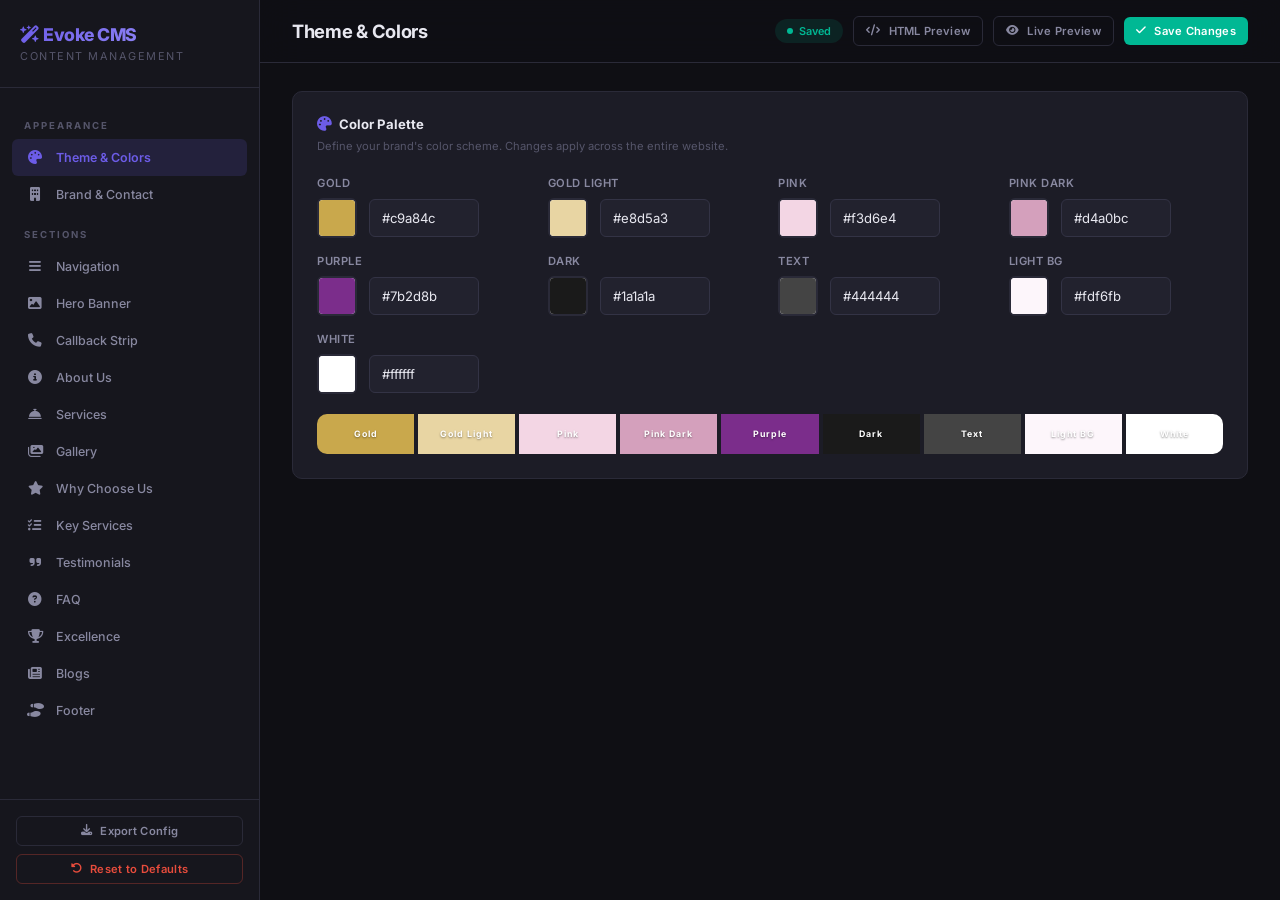
<file: react-app/public/admin.html>
<!DOCTYPE html>
<html lang="en">
<head>
<meta charset="UTF-8">
<meta name="viewport" content="width=device-width, initial-scale=1.0">
<title>Admin Panel — Evoke Event CMS</title>
<link href="https://fonts.googleapis.com/css2?family=Inter:wght@300;400;500;600;700;800&display=swap" rel="stylesheet">
<link rel="stylesheet" href="https://cdnjs.cloudflare.com/ajax/libs/font-awesome/6.4.0/css/all.min.css">
<style>
  *, *::before, *::after { box-sizing: border-box; margin: 0; padding: 0; }

  :root {
    --admin-bg: #0f0f14;
    --sidebar-bg: #16161d;
    --card-bg: #1c1c26;
    --card-border: #2a2a38;
    --input-bg: #22222e;
    --input-border: #333345;
    --input-focus: #6c5ce7;
    --accent: #6c5ce7;
    --accent-glow: rgba(108, 92, 231, 0.25);
    --accent-hover: #7d6ff0;
    --danger: #e74c3c;
    --danger-hover: #c0392b;
    --success: #00b894;
    --success-glow: rgba(0, 184, 148, 0.25);
    --warning: #fdcb6e;
    --text-primary: #e8e8f0;
    --text-secondary: #8888a0;
    --text-muted: #55556a;
    --radius: 10px;
    --radius-sm: 6px;
  }

  body {
    font-family: 'Inter', sans-serif;
    background: var(--admin-bg);
    color: var(--text-primary);
    display: flex;
    min-height: 100vh;
    overflow-x: hidden;
  }

  /* ── SCROLLBAR ── */
  ::-webkit-scrollbar { width: 6px; }
  ::-webkit-scrollbar-track { background: transparent; }
  ::-webkit-scrollbar-thumb { background: var(--card-border); border-radius: 4px; }
  ::-webkit-scrollbar-thumb:hover { background: var(--text-muted); }

  /* ── SIDEBAR ── */
  .sidebar {
    width: 260px;
    background: var(--sidebar-bg);
    border-right: 1px solid var(--card-border);
    display: flex;
    flex-direction: column;
    position: fixed;
    top: 0; left: 0; bottom: 0;
    z-index: 100;
    transition: transform 0.3s;
  }

  .sidebar-header {
    padding: 24px 20px;
    border-bottom: 1px solid var(--card-border);
  }
  .sidebar-header h1 {
    font-size: 1.1rem;
    font-weight: 800;
    background: linear-gradient(135deg, var(--accent), #a29bfe);
    -webkit-background-clip: text;
    -webkit-text-fill-color: transparent;
    letter-spacing: -0.5px;
  }
  .sidebar-header p {
    font-size: 0.68rem;
    color: var(--text-muted);
    margin-top: 4px;
    letter-spacing: 1.5px;
    text-transform: uppercase;
  }

  .sidebar-nav {
    flex: 1;
    overflow-y: auto;
    padding: 16px 12px;
  }
  .nav-group-label {
    font-size: 0.6rem;
    font-weight: 700;
    color: var(--text-muted);
    letter-spacing: 2px;
    text-transform: uppercase;
    padding: 16px 12px 8px;
  }

  .nav-btn {
    display: flex;
    align-items: center;
    gap: 12px;
    width: 100%;
    padding: 11px 14px;
    border: none;
    background: transparent;
    color: var(--text-secondary);
    font-family: 'Inter', sans-serif;
    font-size: 0.78rem;
    font-weight: 500;
    border-radius: var(--radius-sm);
    cursor: pointer;
    transition: all 0.2s;
    text-align: left;
  }
  .nav-btn i { width: 18px; text-align: center; font-size: 0.85rem; }
  .nav-btn:hover { background: rgba(108, 92, 231, 0.08); color: var(--text-primary); }
  .nav-btn.active {
    background: rgba(108, 92, 231, 0.15);
    color: var(--accent);
    font-weight: 600;
  }

  .sidebar-footer {
    padding: 16px;
    border-top: 1px solid var(--card-border);
    display: flex;
    flex-direction: column;
    gap: 8px;
  }

  /* ── MAIN CONTENT ── */
  .main {
    margin-left: 260px;
    flex: 1;
    padding: 0;
    min-height: 100vh;
  }

  .topbar {
    position: sticky;
    top: 0;
    z-index: 50;
    background: rgba(15, 15, 20, 0.85);
    backdrop-filter: blur(20px);
    border-bottom: 1px solid var(--card-border);
    padding: 16px 32px;
    display: flex;
    align-items: center;
    justify-content: space-between;
  }
  .topbar-title {
    font-size: 1.15rem;
    font-weight: 700;
    letter-spacing: -0.3px;
  }
  .topbar-actions {
    display: flex;
    gap: 10px;
    align-items: center;
  }

  .content-area {
    padding: 28px 32px 60px;
  }

  /* ── PANELS ── */
  .panel { display: none; }
  .panel.active { display: block; }

  /* ── CARDS ── */
  .card {
    background: var(--card-bg);
    border: 1px solid var(--card-border);
    border-radius: var(--radius);
    padding: 24px;
    margin-bottom: 20px;
  }
  .card-title {
    font-size: 0.82rem;
    font-weight: 700;
    color: var(--text-primary);
    margin-bottom: 6px;
    display: flex;
    align-items: center;
    gap: 8px;
  }
  .card-title i { color: var(--accent); font-size: 0.9rem; }
  .card-subtitle {
    font-size: 0.7rem;
    color: var(--text-muted);
    margin-bottom: 20px;
    line-height: 1.6;
  }

  /* ── FORM ── */
  .form-grid {
    display: grid;
    grid-template-columns: 1fr 1fr;
    gap: 16px;
  }
  .form-grid.three { grid-template-columns: 1fr 1fr 1fr; }
  .form-group { display: flex; flex-direction: column; gap: 6px; }
  .form-group.full { grid-column: 1 / -1; }
  .form-label {
    font-size: 0.7rem;
    font-weight: 600;
    color: var(--text-secondary);
    letter-spacing: 0.5px;
    text-transform: uppercase;
  }
  .form-input, .form-textarea, .form-select {
    background: var(--input-bg);
    border: 1px solid var(--input-border);
    border-radius: var(--radius-sm);
    padding: 10px 14px;
    color: var(--text-primary);
    font-family: 'Inter', sans-serif;
    font-size: 0.82rem;
    outline: none;
    transition: border-color 0.2s, box-shadow 0.2s;
    width: 100%;
  }
  .form-input:focus, .form-textarea:focus {
    border-color: var(--accent);
    box-shadow: 0 0 0 3px var(--accent-glow);
  }
  .form-textarea { resize: vertical; min-height: 80px; line-height: 1.6; }

  /* ── COLOR PICKER ── */
  .color-row {
    display: flex;
    align-items: center;
    gap: 12px;
  }
  .color-swatch {
    width: 40px;
    height: 40px;
    border-radius: var(--radius-sm);
    border: 2px solid var(--card-border);
    cursor: pointer;
    position: relative;
    overflow: hidden;
    flex-shrink: 0;
  }
  .color-swatch input[type="color"] {
    position: absolute;
    inset: -8px;
    width: calc(100% + 16px);
    height: calc(100% + 16px);
    border: none;
    cursor: pointer;
  }
  .color-hex {
    background: var(--input-bg);
    border: 1px solid var(--input-border);
    border-radius: var(--radius-sm);
    padding: 10px 12px;
    color: var(--text-primary);
    font-family: 'Inter', sans-serif;
    font-size: 0.82rem;
    width: 110px;
    outline: none;
  }
  .color-hex:focus { border-color: var(--accent); }

  /* ── IMAGE PREVIEW ── */
  .img-preview-row {
    display: flex;
    align-items: flex-start;
    gap: 14px;
  }
  .img-preview {
    width: 80px;
    height: 80px;
    border-radius: var(--radius-sm);
    object-fit: cover;
    border: 2px solid var(--card-border);
    flex-shrink: 0;
    background: var(--input-bg);
  }
  .img-preview.large {
    width: 120px;
    height: 80px;
  }

  /* ── BUTTONS ── */
  .btn {
    display: inline-flex;
    align-items: center;
    gap: 8px;
    padding: 9px 18px;
    border: none;
    border-radius: var(--radius-sm);
    font-family: 'Inter', sans-serif;
    font-size: 0.74rem;
    font-weight: 600;
    cursor: pointer;
    transition: all 0.2s;
    letter-spacing: 0.3px;
  }
  .btn-primary {
    background: var(--accent);
    color: #fff;
  }
  .btn-primary:hover { background: var(--accent-hover); box-shadow: 0 4px 16px var(--accent-glow); }
  .btn-success {
    background: var(--success);
    color: #fff;
  }
  .btn-success:hover { box-shadow: 0 4px 16px var(--success-glow); }
  .btn-danger {
    background: transparent;
    color: var(--danger);
    border: 1px solid rgba(231, 76, 60, 0.3);
  }
  .btn-danger:hover { background: rgba(231, 76, 60, 0.1); }
  .btn-ghost {
    background: transparent;
    color: var(--text-secondary);
    border: 1px solid var(--card-border);
  }
  .btn-ghost:hover { border-color: var(--text-muted); color: var(--text-primary); }
  .btn-sm { padding: 7px 12px; font-size: 0.7rem; }
  .btn-icon {
    width: 34px; height: 34px;
    padding: 0;
    display: flex; align-items: center; justify-content: center;
    border-radius: var(--radius-sm);
    background: transparent;
    border: 1px solid var(--card-border);
    color: var(--text-muted);
    cursor: pointer;
    transition: all 0.2s;
  }
  .btn-icon:hover { color: var(--danger); border-color: var(--danger); }

  /* ── REPEATER ITEMS ── */
  .repeater-item {
    background: var(--input-bg);
    border: 1px solid var(--input-border);
    border-radius: var(--radius);
    padding: 18px;
    margin-bottom: 12px;
    position: relative;
  }
  .repeater-item .item-header {
    display: flex;
    align-items: center;
    justify-content: space-between;
    margin-bottom: 14px;
  }
  .repeater-item .item-number {
    font-size: 0.68rem;
    font-weight: 700;
    color: var(--accent);
    background: rgba(108, 92, 231, 0.12);
    padding: 4px 10px;
    border-radius: 20px;
    letter-spacing: 0.5px;
  }

  /* ── TOAST ── */
  .toast {
    position: fixed;
    bottom: 30px;
    right: 30px;
    background: var(--success);
    color: #fff;
    padding: 14px 24px;
    border-radius: var(--radius);
    font-size: 0.8rem;
    font-weight: 600;
    box-shadow: 0 8px 30px rgba(0,0,0,0.4);
    transform: translateY(100px);
    opacity: 0;
    transition: all 0.4s cubic-bezier(0.175, 0.885, 0.32, 1.275);
    z-index: 9999;
    display: flex;
    align-items: center;
    gap: 10px;
  }
  .toast.show { transform: translateY(0); opacity: 1; }
  .toast.error { background: var(--danger); }

  /* ── ANIMATIONS ── */
  @keyframes fadeIn {
    from { opacity: 0; transform: translateY(12px); }
    to { opacity: 1; transform: translateY(0); }
  }
  .panel.active { animation: fadeIn 0.35s ease; }

  /* ── COLOR GRID ── */
  .color-grid {
    display: grid;
    grid-template-columns: repeat(auto-fill, minmax(200px, 1fr));
    gap: 16px;
  }
  .color-item {
    display: flex;
    flex-direction: column;
    gap: 8px;
  }
  .color-item label {
    font-size: 0.7rem;
    font-weight: 600;
    color: var(--text-secondary);
    text-transform: uppercase;
    letter-spacing: 0.5px;
  }

  /* ── THEME PREVIEW BAR ── */
  .theme-preview {
    display: flex;
    gap: 4px;
    margin-top: 20px;
    border-radius: var(--radius);
    overflow: hidden;
    height: 40px;
  }
  .theme-preview div {
    flex: 1;
    display: flex;
    align-items: center;
    justify-content: center;
    font-size: 0.55rem;
    font-weight: 700;
    letter-spacing: 1px;
    color: #fff;
    text-shadow: 0 1px 2px rgba(0,0,0,0.4);
  }

  /* ── STATUS BADGE ── */
  .status-badge {
    display: inline-flex;
    align-items: center;
    gap: 6px;
    padding: 5px 12px;
    border-radius: 20px;
    font-size: 0.68rem;
    font-weight: 600;
  }
  .status-badge.saved {
    background: rgba(0, 184, 148, 0.12);
    color: var(--success);
  }
  .status-badge.unsaved {
    background: rgba(253, 203, 110, 0.12);
    color: var(--warning);
  }
  .status-badge .dot {
    width: 6px; height: 6px;
    border-radius: 50%;
    background: currentColor;
  }

  /* ── RESPONSIVE ── */
  @media (max-width: 900px) {
    .sidebar { transform: translateX(-100%); }
    .sidebar.open { transform: translateX(0); }
    .main { margin-left: 0; }
    .form-grid { grid-template-columns: 1fr; }
    .form-grid.three { grid-template-columns: 1fr; }
    .color-grid { grid-template-columns: 1fr; }
  }
</style>
</head>
<body>

<!-- ═══ SIDEBAR ═══ -->
<aside class="sidebar" id="sidebar">
  <div class="sidebar-header">
    <h1><i class="fas fa-wand-magic-sparkles"></i> Evoke CMS</h1>
    <p>Content Management</p>
  </div>
  <nav class="sidebar-nav">
    <div class="nav-group-label">Appearance</div>
    <button class="nav-btn active" data-panel="theme" onclick="showPanel('theme')">
      <i class="fas fa-palette"></i> Theme & Colors
    </button>
    <button class="nav-btn" data-panel="brand" onclick="showPanel('brand')">
      <i class="fas fa-building"></i> Brand & Contact
    </button>

    <div class="nav-group-label">Sections</div>
    <button class="nav-btn" data-panel="nav" onclick="showPanel('nav')">
      <i class="fas fa-bars"></i> Navigation
    </button>
    <button class="nav-btn" data-panel="hero" onclick="showPanel('hero')">
      <i class="fas fa-image"></i> Hero Banner
    </button>
    <button class="nav-btn" data-panel="callback" onclick="showPanel('callback')">
      <i class="fas fa-phone"></i> Callback Strip
    </button>
    <button class="nav-btn" data-panel="about" onclick="showPanel('about')">
      <i class="fas fa-info-circle"></i> About Us
    </button>
    <button class="nav-btn" data-panel="services" onclick="showPanel('services')">
      <i class="fas fa-concierge-bell"></i> Services
    </button>
    <button class="nav-btn" data-panel="gallery" onclick="showPanel('gallery')">
      <i class="fas fa-images"></i> Gallery
    </button>
    <button class="nav-btn" data-panel="why" onclick="showPanel('why')">
      <i class="fas fa-star"></i> Why Choose Us
    </button>
    <button class="nav-btn" data-panel="keyservices" onclick="showPanel('keyservices')">
      <i class="fas fa-list-check"></i> Key Services
    </button>
    <button class="nav-btn" data-panel="testimonials" onclick="showPanel('testimonials')">
      <i class="fas fa-quote-right"></i> Testimonials
    </button>
    <button class="nav-btn" data-panel="faq" onclick="showPanel('faq')">
      <i class="fas fa-circle-question"></i> FAQ
    </button>
    <button class="nav-btn" data-panel="excellence" onclick="showPanel('excellence')">
      <i class="fas fa-trophy"></i> Excellence
    </button>
    <button class="nav-btn" data-panel="blogs" onclick="showPanel('blogs')">
      <i class="fas fa-newspaper"></i> Blogs
    </button>
    <button class="nav-btn" data-panel="footer" onclick="showPanel('footer')">
      <i class="fas fa-shoe-prints"></i> Footer
    </button>
  </nav>
  <div class="sidebar-footer">
    <button class="btn btn-ghost btn-sm" onclick="exportConfig()" style="width:100%;justify-content:center;">
      <i class="fas fa-download"></i> Export Config
    </button>
    <button class="btn btn-danger btn-sm" onclick="resetAll()" style="width:100%;justify-content:center;">
      <i class="fas fa-rotate-left"></i> Reset to Defaults
    </button>
  </div>
</aside>

<!-- ═══ MAIN ═══ -->
<div class="main">
  <div class="topbar">
    <div style="display:flex;align-items:center;gap:14px;">
      <button class="btn-icon" onclick="document.getElementById('sidebar').classList.toggle('open')" style="display:none;" id="menuToggle">
        <i class="fas fa-bars"></i>
      </button>
      <span class="topbar-title" id="panelTitle">Theme & Colors</span>
    </div>
    <div class="topbar-actions">
      <span class="status-badge saved" id="statusBadge"><span class="dot"></span> Saved</span>
      <button class="btn btn-ghost btn-sm" onclick="previewHtml()" title="Preview static HTML clone">
        <i class="fas fa-code"></i> HTML Preview
      </button>
      <button class="btn btn-ghost btn-sm" onclick="previewSite()">
        <i class="fas fa-eye"></i> Live Preview
      </button>
      <button class="btn btn-success btn-sm" onclick="saveAll()">
        <i class="fas fa-check"></i> Save Changes
      </button>
    </div>
  </div>

  <div class="content-area">

    <!-- ═══ THEME PANEL ═══ -->
    <div class="panel active" id="panel-theme">
      <div class="card">
        <div class="card-title"><i class="fas fa-palette"></i> Color Palette</div>
        <div class="card-subtitle">Define your brand's color scheme. Changes apply across the entire website.</div>
        <div class="color-grid" id="colorGrid"></div>
        <div class="theme-preview" id="themePreview"></div>
      </div>
    </div>

    <!-- ═══ BRAND PANEL ═══ -->
    <div class="panel" id="panel-brand">
      <div class="card">
        <div class="card-title"><i class="fas fa-building"></i> Business Information</div>
        <div class="card-subtitle">Your company name, contact details, and social media links.</div>
        <div class="form-grid">
          <div class="form-group">
            <label class="form-label">Brand Name</label>
            <input class="form-input" id="brand-name" placeholder="Evoke Event">
          </div>
          <div class="form-group">
            <label class="form-label">Tagline</label>
            <input class="form-input" id="brand-tagline" placeholder="& Wedding Planners">
          </div>
          <div class="form-group full">
            <label class="form-label">Description</label>
            <textarea class="form-textarea" id="brand-description" rows="3"></textarea>
          </div>
          <div class="form-group">
            <label class="form-label">Phone 1</label>
            <input class="form-input" id="brand-phone1">
          </div>
          <div class="form-group">
            <label class="form-label">Phone 2</label>
            <input class="form-input" id="brand-phone2">
          </div>
          <div class="form-group">
            <label class="form-label">WhatsApp Number</label>
            <input class="form-input" id="brand-whatsapp" placeholder="e.g. 919876543210">
          </div>
          <div class="form-group">
            <label class="form-label">Email 1</label>
            <input class="form-input" id="brand-email1">
          </div>
          <div class="form-group">
            <label class="form-label">Email 2</label>
            <input class="form-input" id="brand-email2">
          </div>
          <div class="form-group full">
            <label class="form-label">Address</label>
            <textarea class="form-textarea" id="brand-address" rows="2"></textarea>
          </div>
          <div class="form-group full">
            <label class="form-label">Copyright Text</label>
            <input class="form-input" id="brand-copyright">
          </div>
        </div>
      </div>
      <div class="card">
        <div class="card-title"><i class="fab fa-facebook"></i> Social Media Links</div>
        <div class="card-subtitle">Update your social media profile URLs.</div>
        <div class="form-grid">
          <div class="form-group">
            <label class="form-label"><i class="fab fa-facebook-f"></i> Facebook</label>
            <input class="form-input" id="social-facebook">
          </div>
          <div class="form-group">
            <label class="form-label"><i class="fab fa-instagram"></i> Instagram</label>
            <input class="form-input" id="social-instagram">
          </div>
          <div class="form-group">
            <label class="form-label"><i class="fab fa-youtube"></i> YouTube</label>
            <input class="form-input" id="social-youtube">
          </div>
          <div class="form-group">
            <label class="form-label"><i class="fab fa-pinterest-p"></i> Pinterest</label>
            <input class="form-input" id="social-pinterest">
          </div>
        </div>
      </div>
    </div>

    <!-- ═══ NAV PANEL ═══ -->
    <div class="panel" id="panel-nav">
      <div class="card">
        <div class="card-title"><i class="fas fa-bars"></i> Navigation Links</div>
        <div class="card-subtitle">Edit the main menu links and the CTA button text.</div>
        <div class="form-grid" style="margin-bottom:20px;">
          <div class="form-group full">
            <label class="form-label">CTA Button Text</label>
            <input class="form-input" id="nav-cta">
          </div>
        </div>
        <div id="navLinksContainer"></div>
        <button class="btn btn-primary btn-sm" onclick="addNavLink()" style="margin-top:12px;">
          <i class="fas fa-plus"></i> Add Link
        </button>
      </div>
    </div>

    <!-- ═══ HERO PANEL ═══ -->
    <div class="panel" id="panel-hero">
      <div class="card">
        <div class="card-title"><i class="fas fa-image"></i> Hero Banner Images</div>
        <div class="card-subtitle">Full-width sliding banner images.</div>
        <div class="form-grid">
          <div class="form-group full">
            <label class="form-label">Center Slider Images (Changes every 5s)</label>
            <div id="hero-slider-list" class="dynamic-list"></div>
            <button class="btn" style="margin-top:12px;" onclick="addHeroSliderImage()"><i class="fas fa-plus"></i> Add Slider Image</button>
          </div>
        </div>
      </div>
    </div>

    <!-- ═══ CALLBACK PANEL ═══ -->
    <div class="panel" id="panel-callback">
      <div class="card">
        <div class="card-title"><i class="fas fa-phone"></i> Request Callback Section</div>
        <div class="card-subtitle">Top callback strip content.</div>
        <div class="form-grid">
          <div class="form-group">
            <label class="form-label">Label</label>
            <input class="form-input" id="callback-label">
          </div>
          <div class="form-group">
            <label class="form-label">Title</label>
            <input class="form-input" id="callback-title">
          </div>
          <div class="form-group full">
            <label class="form-label">Subtitle</label>
            <textarea class="form-textarea" id="callback-subtitle" rows="2"></textarea>
          </div>
        </div>
      </div>
    </div>

    <!-- ═══ ABOUT PANEL ═══ -->
    <div class="panel" id="panel-about">
      <div class="card">
        <div class="card-title"><i class="fas fa-info-circle"></i> About Us Content</div>
        <div class="card-subtitle">Edit the "About Us" section text and images.</div>
        <div class="form-grid">
          <div class="form-group">
            <label class="form-label">Label</label>
            <input class="form-input" id="about-label">
          </div>
          <div class="form-group">
            <label class="form-label">Title</label>
            <input class="form-input" id="about-title">
          </div>
          <div class="form-group">
            <label class="form-label">Button Text</label>
            <input class="form-input" id="about-buttonText">
          </div>
        </div>
        <div style="margin-top:18px;">
          <label class="form-label">Paragraphs</label>
          <div id="aboutParagraphsContainer"></div>
          <button class="btn btn-primary btn-sm" onclick="addAboutParagraph()" style="margin-top:10px;">
            <i class="fas fa-plus"></i> Add Paragraph
          </button>
        </div>
      </div>
      <div class="card">
        <div class="card-title"><i class="fas fa-images"></i> About Images (4 Grid)</div>
        <div id="aboutImagesContainer"></div>
      </div>
    </div>

    <!-- ═══ SERVICES PANEL ═══ -->
    <div class="panel" id="panel-services">
      <div class="card">
        <div class="card-title"><i class="fas fa-concierge-bell"></i> Services Section</div>
        <div class="card-subtitle">Edit the services header and add/remove service cards.</div>
        <div class="form-grid">
          <div class="form-group">
            <label class="form-label">Section Label</label>
            <input class="form-input" id="services-label">
          </div>
          <div class="form-group">
            <label class="form-label">Section Title</label>
            <input class="form-input" id="services-title">
          </div>
          <div class="form-group full">
            <label class="form-label">Subtitle</label>
            <textarea class="form-textarea" id="services-subtitle" rows="2"></textarea>
          </div>
        </div>
      </div>
      <div class="card">
        <div class="card-title"><i class="fas fa-grid"></i> Service Cards</div>
        <div id="serviceCardsContainer"></div>
        <button class="btn btn-primary btn-sm" onclick="addServiceCard()" style="margin-top:12px;">
          <i class="fas fa-plus"></i> Add Service Card
        </button>
      </div>
    </div>

    <!-- ═══ GALLERY PANEL ═══ -->
    <div class="panel" id="panel-gallery">
      <div class="card">
        <div class="card-title"><i class="fas fa-images"></i> Photo Gallery</div>
        <div class="card-subtitle">Manage the images displayed in your portfolio gallery grid.</div>
        <div class="form-grid" style="margin-bottom:18px;">
          <div class="form-group">
            <label class="form-label">Section Label</label>
            <input class="form-input" id="gallery-label">
          </div>
          <div class="form-group">
            <label class="form-label">Section Title</label>
            <input class="form-input" id="gallery-title">
          </div>
        </div>
        <div id="galleryContainer"></div>
        <button class="btn btn-primary btn-sm" onclick="addGalleryImage()" style="margin-top:12px;">
          <i class="fas fa-plus"></i> Add Gallery Image
        </button>
      </div>
    </div>

    <!-- ═══ WHY CHOOSE US PANEL ═══ -->
    <div class="panel" id="panel-why">
      <div class="card">
        <div class="card-title"><i class="fas fa-star"></i> Why Choose Us</div>
        <div class="card-subtitle">Edit the "Why Choose Us" section content and feature items.</div>
        <div class="form-grid">
          <div class="form-group">
            <label class="form-label">Section Label</label>
            <input class="form-input" id="why-label">
          </div>
          <div class="form-group">
            <label class="form-label">Section Title</label>
            <input class="form-input" id="why-title">
          </div>
          <div class="form-group full">
            <label class="form-label">Subtitle</label>
            <textarea class="form-textarea" id="why-subtitle" rows="2"></textarea>
          </div>
          <div class="form-group full">
            <label class="form-label">Center Image URL</label>
            <div class="img-preview-row">
              <img class="img-preview large" id="why-center-preview" src="">
              <input class="form-input" id="why-centerImage" oninput="updateImgPreview('why-centerImage','why-center-preview')" style="flex:1;">
            </div>
          </div>
        </div>
      </div>
      <div class="card">
        <div class="card-title">Left Side Features</div>
        <div id="whyLeftContainer"></div>
        <button class="btn btn-primary btn-sm" onclick="addWhyItem('left')" style="margin-top:12px;">
          <i class="fas fa-plus"></i> Add Left Item
        </button>
      </div>
      <div class="card">
        <div class="card-title">Right Side Features</div>
        <div id="whyRightContainer"></div>
        <button class="btn btn-primary btn-sm" onclick="addWhyItem('right')" style="margin-top:12px;">
          <i class="fas fa-plus"></i> Add Right Item
        </button>
      </div>
    </div>

    <!-- ═══ KEY SERVICES PANEL ═══ -->
    <div class="panel" id="panel-keyservices">
      <div class="card">
        <div class="card-title"><i class="fas fa-list-check"></i> Key Services</div>
        <div class="card-subtitle">The keyword service list used for SEO and quick glance features.</div>
        <div class="form-grid">
          <div class="form-group">
            <label class="form-label">Title</label>
            <input class="form-input" id="ks-title">
          </div>
          <div class="form-group">
            <label class="form-label">Subtitle</label>
            <input class="form-input" id="ks-subtitle">
          </div>
          <div class="form-group full">
            <label class="form-label">Description</label>
            <textarea class="form-textarea" id="ks-description" rows="2"></textarea>
          </div>
          <div class="form-group">
            <label class="form-label">Button Text</label>
            <input class="form-input" id="ks-buttonText">
          </div>
        </div>
        <div style="margin-top:18px;">
          <label class="form-label">Service Items</label>
          <div id="ksItemsContainer"></div>
          <button class="btn btn-primary btn-sm" onclick="addKsItem()" style="margin-top:10px;">
            <i class="fas fa-plus"></i> Add Item
          </button>
        </div>
      </div>
    </div>

    <!-- ═══ TESTIMONIALS PANEL ═══ -->
    <div class="panel" id="panel-testimonials">
      <div class="card">
        <div class="card-title"><i class="fas fa-quote-right"></i> Testimonials</div>
        <div class="card-subtitle">Manage client testimonials. The carousel auto-rotates through these.</div>
        <div id="testimonialsContainer"></div>
        <button class="btn btn-primary btn-sm" onclick="addTestimonial()" style="margin-top:12px;">
          <i class="fas fa-plus"></i> Add Testimonial
        </button>
      </div>
    </div>

    <!-- ═══ FAQ PANEL ═══ -->
    <div class="panel" id="panel-faq">
      <div class="card">
        <div class="card-title"><i class="fas fa-circle-question"></i> FAQ</div>
        <div class="card-subtitle">Add, edit, or remove frequently asked questions.</div>
        <div id="faqContainer"></div>
        <button class="btn btn-primary btn-sm" onclick="addFaq()" style="margin-top:12px;">
          <i class="fas fa-plus"></i> Add Question
        </button>
      </div>
    </div>

    <!-- ═══ EXCELLENCE PANEL ═══ -->
    <div class="panel" id="panel-excellence">
      <div class="card">
        <div class="card-title"><i class="fas fa-trophy"></i> Evoke Excellence</div>
        <div class="card-subtitle">Feature cards shown in the dark section. Each has an icon and short label.</div>
        <div class="form-grid" style="margin-bottom:18px;">
          <div class="form-group">
            <label class="form-label">Section Label</label>
            <input class="form-input" id="excellence-label">
          </div>
          <div class="form-group">
            <label class="form-label">Section Title</label>
            <input class="form-input" id="excellence-title">
          </div>
        </div>
        <div id="excellenceContainer"></div>
        <button class="btn btn-primary btn-sm" onclick="addExcellence()" style="margin-top:12px;">
          <i class="fas fa-plus"></i> Add Card
        </button>
      </div>
    </div>

    <!-- ═══ BLOGS PANEL ═══ -->
    <div class="panel" id="panel-blogs">
      <div class="card">
        <div class="card-title"><i class="fas fa-newspaper"></i> Blog Posts</div>
        <div class="card-subtitle">Edit blog card content displayed on the homepage.</div>
        <div class="form-grid" style="margin-bottom:18px;">
          <div class="form-group">
            <label class="form-label">Section Label</label>
            <input class="form-input" id="blogs-label">
          </div>
          <div class="form-group">
            <label class="form-label">Section Title</label>
            <input class="form-input" id="blogs-title">
          </div>
        </div>
        <div id="blogsContainer"></div>
        <button class="btn btn-primary btn-sm" onclick="addBlog()" style="margin-top:12px;">
          <i class="fas fa-plus"></i> Add Blog Post
        </button>
      </div>
    </div>

    <!-- ═══ FOOTER PANEL ═══ -->
    <div class="panel" id="panel-footer">
      <div class="card">
        <div class="card-title"><i class="fas fa-shoe-prints"></i> Footer Callback</div>
        <div class="card-subtitle">The callback section above the footer.</div>
        <div class="form-grid">
          <div class="form-group">
            <label class="form-label">Label</label>
            <input class="form-input" id="footerCb-label">
          </div>
          <div class="form-group">
            <label class="form-label">Title</label>
            <input class="form-input" id="footerCb-title">
          </div>
          <div class="form-group full">
            <label class="form-label">Subtitle</label>
            <textarea class="form-textarea" id="footerCb-subtitle" rows="2"></textarea>
          </div>
        </div>
      </div>
      <div class="card">
        <div class="card-title">Footer Quick Links</div>
        <div id="footerQuickLinksContainer"></div>
        <button class="btn btn-primary btn-sm" onclick="addFooterLink('quick')" style="margin-top:10px;">
          <i class="fas fa-plus"></i> Add Link
        </button>
      </div>
      <div class="card">
        <div class="card-title">Footer Service Links</div>
        <div id="footerServiceLinksContainer"></div>
        <button class="btn btn-primary btn-sm" onclick="addFooterLink('service')" style="margin-top:10px;">
          <i class="fas fa-plus"></i> Add Link
        </button>
      </div>
    </div>

  </div>
</div>

<!-- TOAST -->
<div class="toast" id="toast"><i class="fas fa-check-circle"></i> <span id="toastMsg">Changes saved!</span></div>

<script src="business_config.js"></script>
<script>
// ═══════════════════════════════════════
//  ADMIN PANEL — STATE & LOGIC
// ═══════════════════════════════════════

let config;
let isDirty = false;

// ── INIT ──
function init() {
  config = JSON.parse(JSON.stringify(getActiveConfig()));
  populateAll();
}

// ── PANEL SWITCHING ──
function showPanel(name) {
  document.querySelectorAll('.panel').forEach(p => p.classList.remove('active'));
  document.querySelectorAll('.nav-btn').forEach(b => b.classList.remove('active'));
  document.getElementById('panel-' + name).classList.add('active');
  document.querySelector(`[data-panel="${name}"]`).classList.add('active');
  const titles = {
    theme: "Theme & Colors", brand: "Brand & Contact", nav: "Navigation",
    hero: "Hero Banner", callback: "Callback Strip", about: "About Us",
    services: "Services", gallery: "Gallery", why: "Why Choose Us", keyservices: "Key Services",
    testimonials: "Testimonials", faq: "FAQ", excellence: "Excellence",
    blogs: "Blogs", footer: "Footer"
  };
  document.getElementById('panelTitle').textContent = titles[name] || name;
}

// ── MARK DIRTY ──
function markDirty() {
  isDirty = true;
  const badge = document.getElementById('statusBadge');
  badge.className = 'status-badge unsaved';
  badge.innerHTML = '<span class="dot"></span> Unsaved';
}

// Listen for all inputs
document.addEventListener('input', () => markDirty());

// ── SAVE ──
function saveAll() {
  collectAll();
  saveConfig(config);
  isDirty = false;
  const badge = document.getElementById('statusBadge');
  badge.className = 'status-badge saved';
  badge.innerHTML = '<span class="dot"></span> Saved';
  showToast('All changes saved successfully!');
}

// ── RESET ──
function resetAll() {
  if (confirm('Reset ALL content to defaults? This cannot be undone.')) {
    resetConfig();
    config = JSON.parse(JSON.stringify(BUSINESS_CONFIG));
    populateAll();
    isDirty = false;
    const badge = document.getElementById('statusBadge');
    badge.className = 'status-badge saved';
    badge.innerHTML = '<span class="dot"></span> Saved';
    showToast('Reset to defaults!');
  }
}

// ── EXPORT ──
function exportConfig() {
  collectAll();
  const json = JSON.stringify(config, null, 2);
  const blob = new Blob([`const BUSINESS_CONFIG = ${json};\n\nfunction saveConfig(c){localStorage.setItem("evoke_business_config",JSON.stringify(c))}\nfunction loadConfig(){const s=localStorage.getItem("evoke_business_config");if(s)try{return JSON.parse(s)}catch(e){};return null}\nfunction getActiveConfig(){return loadConfig()||BUSINESS_CONFIG}\nfunction resetConfig(){localStorage.removeItem("evoke_business_config")}`], { type: 'application/javascript' });
  const a = document.createElement('a');
  a.href = URL.createObjectURL(blob);
  a.download = 'business_config.js';
  a.click();
  showToast('Config exported!');
}

// ── PREVIEW ──
function previewSite() {
  collectAll();
  saveConfig(config);
  // Opens the React app (dev server). For static HTML preview use previewHtml().
  window.open('http://localhost:5173', '_blank');
}
function previewHtml() {
  collectAll();
  saveConfig(config);
  window.open('evoke-event-clone.html', '_blank');
}

// ── TOAST ──
function showToast(msg, isError = false) {
  const toast = document.getElementById('toast');
  const tmsg = document.getElementById('toastMsg');
  tmsg.textContent = msg;
  toast.className = isError ? 'toast error show' : 'toast show';
  setTimeout(() => { toast.classList.remove('show'); }, 2600);
}

// ── IMAGE PREVIEW ──
function updateImgPreview(inputId, previewId) {
  document.getElementById(previewId).src = document.getElementById(inputId).value;
}

// ═══════════════════════════════════════
//  POPULATE FROM CONFIG
// ═══════════════════════════════════════
function populateAll() {
  populateTheme();
  populateBrand();
  populateNav();
  populateHero();
  populateCallback();
  populateAbout();
  populateServices();
  populateGallery();
  populateWhy();
  populateKeyServices();
  populateTestimonials();
  populateFaq();
  populateExcellence();
  populateBlogs();
  populateFooter();
}

// ── THEME ──
function populateTheme() {
  const grid = document.getElementById('colorGrid');
  const preview = document.getElementById('themePreview');
  const colors = config.theme;
  const colorLabels = {
    gold: "Gold", goldLight: "Gold Light", pink: "Pink", pinkDark: "Pink Dark",
    purple: "Purple", dark: "Dark", text: "Text", lightBg: "Light BG", white: "White"
  };
  grid.innerHTML = '';
  preview.innerHTML = '';
  Object.keys(colorLabels).forEach(key => {
    const val = colors[key] || '#000000';
    grid.innerHTML += `
      <div class="color-item">
        <label>${colorLabels[key]}</label>
        <div class="color-row">
          <div class="color-swatch" style="background:${val}">
            <input type="color" value="${val}" id="color-${key}"
              oninput="this.parentElement.style.background=this.value;document.getElementById('hex-${key}').value=this.value;">
          </div>
          <input class="color-hex" id="hex-${key}" value="${val}"
            oninput="document.getElementById('color-${key}').value=this.value;this.previousElementSibling.style.background=this.value;">
        </div>
      </div>`;
    preview.innerHTML += `<div style="background:${val}">${colorLabels[key]}</div>`;
  });
}

// ── BRAND ──
function populateBrand() {
  const b = config.brand;
  document.getElementById('brand-name').value = b.name;
  document.getElementById('brand-tagline').value = b.tagline;
  document.getElementById('brand-description').value = b.description;
  document.getElementById('brand-phone1').value = b.phone1;
  document.getElementById('brand-phone2').value = b.phone2;
  document.getElementById('brand-whatsapp').value = b.whatsapp || "";
  document.getElementById('brand-email1').value = b.email1;
  document.getElementById('brand-email2').value = b.email2;
  document.getElementById('brand-address').value = b.address;
  document.getElementById('brand-copyright').value = b.copyright;
  const s = config.social;
  document.getElementById('social-facebook').value = s.facebook;
  document.getElementById('social-instagram').value = s.instagram;
  document.getElementById('social-youtube').value = s.youtube;
  document.getElementById('social-pinterest').value = s.pinterest;
}

// ── NAV ──
function populateNav() {
  document.getElementById('nav-cta').value = config.navCta;
  renderNavLinks();
}
function renderNavLinks() {
  const c = document.getElementById('navLinksContainer');
  c.innerHTML = '';
  config.navLinks.forEach((link, i) => {
    c.innerHTML += `
      <div class="repeater-item">
        <div class="item-header">
          <span class="item-number">Link ${i+1}</span>
          <button class="btn-icon" onclick="removeNavLink(${i})"><i class="fas fa-trash"></i></button>
        </div>
        <div class="form-grid">
          <div class="form-group">
            <label class="form-label">Label</label>
            <input class="form-input nav-link-label" value="${link.label}">
          </div>
          <div class="form-group">
            <label class="form-label">Href</label>
            <input class="form-input nav-link-href" value="${link.href}">
          </div>
        </div>
      </div>`;
  });
}
function addNavLink() { config.navLinks.push({ label: "New Link", href: "#" }); renderNavLinks(); markDirty(); }
function removeNavLink(i) { config.navLinks.splice(i, 1); renderNavLinks(); markDirty(); }

// ── HERO ──
function populateHero() {
  renderHeroSlider();
}

function renderHeroSlider() {
  const list = document.getElementById('hero-slider-list');
  list.innerHTML = '';
  config.hero.sliderImages = config.hero.sliderImages || [];
  config.hero.sliderImages.forEach((img, i) => {
    list.innerHTML += `
      <div class="repeater-item" style="display:flex; gap:10px; align-items:center; margin-bottom:10px;">
        <img class="img-preview" id="hero-slider-preview-${i}" src="${img.src}" style="width:60px; height:60px; object-fit:cover;">
        <div style="flex:1;">
          <input class="form-input" id="hero-slider-src-${i}" value="${img.src}" oninput="config.hero.sliderImages[${i}].src=this.value; document.getElementById('hero-slider-preview-${i}').src=this.value; markDirty();">
        </div>
        <button class="btn btn-danger" onclick="removeHeroSliderImage(${i})"><i class="fas fa-trash"></i></button>
      </div>`;
  });
  attachUploaders();
}

function addHeroSliderImage() { config.hero.sliderImages = config.hero.sliderImages || []; config.hero.sliderImages.push({ src: "" }); renderHeroSlider(); markDirty(); }
function removeHeroSliderImage(i) { config.hero.sliderImages.splice(i, 1); renderHeroSlider(); markDirty(); }

// ── CALLBACK ──
function populateCallback() {
  const cb = config.callback;
  document.getElementById('callback-label').value = cb.label;
  document.getElementById('callback-title').value = cb.title;
  document.getElementById('callback-subtitle').value = cb.subtitle;
}

// ── ABOUT ──
function populateAbout() {
  const a = config.about;
  document.getElementById('about-label').value = a.label;
  document.getElementById('about-title').value = a.title;
  document.getElementById('about-buttonText').value = a.buttonText;
  renderAboutParagraphs();
  renderAboutImages();
}
function renderAboutParagraphs() {
  const c = document.getElementById('aboutParagraphsContainer');
  c.innerHTML = '';
  config.about.paragraphs.forEach((p, i) => {
    c.innerHTML += `
      <div class="repeater-item">
        <div class="item-header">
          <span class="item-number">Paragraph ${i+1}</span>
          <button class="btn-icon" onclick="removeAboutParagraph(${i})"><i class="fas fa-trash"></i></button>
        </div>
        <textarea class="form-textarea about-para" rows="3">${p}</textarea>
      </div>`;
  });
}
function addAboutParagraph() { config.about.paragraphs.push("New paragraph..."); renderAboutParagraphs(); markDirty(); }
function removeAboutParagraph(i) { config.about.paragraphs.splice(i, 1); renderAboutParagraphs(); markDirty(); }
function renderAboutImages() {
  const c = document.getElementById('aboutImagesContainer');
  c.innerHTML = '';
  config.about.images.forEach((img, i) => {
    c.innerHTML += `
      <div class="repeater-item">
        <div class="item-header">
          <span class="item-number">Image ${i+1}</span>
        </div>
        <div class="img-preview-row">
          <img class="img-preview" src="${img.src}" id="about-img-preview-${i}">
          <div style="flex:1;">
            <input class="form-input about-img-src" value="${img.src}" oninput="document.getElementById('about-img-preview-${i}').src=this.value">
            <input class="form-input about-img-alt" value="${img.alt}" placeholder="Alt text" style="margin-top:8px;">
          </div>
        </div>
      </div>`;
  });
}

// ── SERVICES ──
function populateServices() {
  const s = config.services;
  document.getElementById('services-label').value = s.label;
  document.getElementById('services-title').value = s.title;
  document.getElementById('services-subtitle').value = s.subtitle;
  renderServiceCards();
}
function renderServiceCards() {
  const c = document.getElementById('serviceCardsContainer');
  c.innerHTML = '';
  config.services.items.forEach((item, i) => {
    c.innerHTML += `
      <div class="repeater-item">
        <div class="item-header">
          <span class="item-number">Service ${i+1}</span>
          <button class="btn-icon" onclick="removeServiceCard(${i})"><i class="fas fa-trash"></i></button>
        </div>
        <div class="img-preview-row">
          <img class="img-preview large" src="${item.image}" id="svc-preview-${i}">
          <div style="flex:1;">
            <div class="form-group" style="margin-bottom:8px;">
              <label class="form-label">Name</label>
              <input class="form-input svc-name" value="${item.name}">
            </div>
            <div class="form-group">
              <label class="form-label">Image URL</label>
              <input class="form-input svc-image" value="${item.image}" oninput="document.getElementById('svc-preview-${i}').src=this.value">
            </div>
          </div>
        </div>
      </div>`;
  });
}
function addServiceCard() { config.services.items.push({ name: "NEW SERVICE", image: "https://images.unsplash.com/photo-1519167758481-83f550bb49b3?w=500&q=80" }); renderServiceCards(); markDirty(); }
function removeServiceCard(i) { config.services.items.splice(i, 1); renderServiceCards(); markDirty(); }

// ── GALLERY ──
function populateGallery() {
  document.getElementById('gallery-label').value = config.gallery.label;
  document.getElementById('gallery-title').value = config.gallery.title;
  renderGallery();
}
function renderGallery() {
  const c = document.getElementById('galleryContainer');
  c.innerHTML = '';
  config.gallery.images.forEach((img, i) => {
    c.innerHTML += `
      <div class="repeater-item">
        <div class="item-header">
          <span class="item-number">Image ${i+1}</span>
          <button class="btn-icon" onclick="removeGalleryImage(${i})"><i class="fas fa-trash"></i></button>
        </div>
        <div class="img-preview-row">
          <img class="img-preview" src="${img.src}" id="gal-img-preview-${i}">
          <div style="flex:1;">
            <label class="form-label">Image URL</label>
            <input class="form-input gal-img-src" value="${img.src}" oninput="document.getElementById('gal-img-preview-${i}').src=this.value">
          </div>
        </div>
      </div>`;
  });
}
function addGalleryImage() { config.gallery.images.push({ src: "images/hero-left.jpg" }); renderGallery(); markDirty(); }
function removeGalleryImage(i) { config.gallery.images.splice(i, 1); renderGallery(); markDirty(); }

// ── WHY CHOOSE US ──
function populateWhy() {
  const w = config.whyChoose;
  document.getElementById('why-label').value = w.label;
  document.getElementById('why-title').value = w.title;
  document.getElementById('why-subtitle').value = w.subtitle;
  document.getElementById('why-centerImage').value = w.centerImage;
  document.getElementById('why-center-preview').src = w.centerImage;
  renderWhyItems('left');
  renderWhyItems('right');
}
function renderWhyItems(side) {
  const arr = side === 'left' ? config.whyChoose.leftItems : config.whyChoose.rightItems;
  const c = document.getElementById(side === 'left' ? 'whyLeftContainer' : 'whyRightContainer');
  c.innerHTML = '';
  arr.forEach((item, i) => {
    c.innerHTML += `
      <div class="repeater-item">
        <div class="item-header">
          <span class="item-number">${side === 'left' ? 'Left' : 'Right'} ${i+1}</span>
          <button class="btn-icon" onclick="removeWhyItem('${side}',${i})"><i class="fas fa-trash"></i></button>
        </div>
        <div class="form-grid">
          <div class="form-group">
            <label class="form-label">Icon Class</label>
            <input class="form-input why-${side}-icon" value="${item.icon}">
          </div>
          <div class="form-group">
            <label class="form-label">Title</label>
            <input class="form-input why-${side}-title" value="${item.title}">
          </div>
          <div class="form-group full">
            <label class="form-label">Description</label>
            <textarea class="form-textarea why-${side}-text" rows="2">${item.text}</textarea>
          </div>
        </div>
      </div>`;
  });
}
function addWhyItem(side) {
  const arr = side === 'left' ? config.whyChoose.leftItems : config.whyChoose.rightItems;
  arr.push({ icon: "fas fa-star", title: "NEW FEATURE", text: "Description here..." });
  renderWhyItems(side); markDirty();
}
function removeWhyItem(side, i) {
  const arr = side === 'left' ? config.whyChoose.leftItems : config.whyChoose.rightItems;
  arr.splice(i, 1);
  renderWhyItems(side); markDirty();
}

// ── KEY SERVICES ──
function populateKeyServices() {
  const ks = config.keyServices;
  document.getElementById('ks-title').value = ks.title;
  document.getElementById('ks-subtitle').value = ks.subtitle;
  document.getElementById('ks-description').value = ks.description;
  document.getElementById('ks-buttonText').value = ks.buttonText;
  renderKsItems();
}
function renderKsItems() {
  const c = document.getElementById('ksItemsContainer');
  c.innerHTML = '';
  config.keyServices.items.forEach((item, i) => {
    c.innerHTML += `
      <div style="display:flex;gap:8px;align-items:center;margin-bottom:6px;">
        <input class="form-input ks-item" value="${item}" style="flex:1;">
        <button class="btn-icon" onclick="removeKsItem(${i})"><i class="fas fa-trash"></i></button>
      </div>`;
  });
}
function addKsItem() { config.keyServices.items.push("New Service Item"); renderKsItems(); markDirty(); }
function removeKsItem(i) { config.keyServices.items.splice(i, 1); renderKsItems(); markDirty(); }

// ── TESTIMONIALS ──
function populateTestimonials() { renderTestimonials(); }
function renderTestimonials() {
  const c = document.getElementById('testimonialsContainer');
  c.innerHTML = '';
  config.testimonials.forEach((t, i) => {
    c.innerHTML += `
      <div class="repeater-item">
        <div class="item-header">
          <span class="item-number">Testimonial ${i+1}</span>
          <button class="btn-icon" onclick="removeTestimonial(${i})"><i class="fas fa-trash"></i></button>
        </div>
        <div class="img-preview-row" style="margin-bottom:12px;">
          <img class="img-preview" src="${t.image}" id="test-preview-${i}" style="border-radius:50%;">
          <div style="flex:1;">
            <div class="form-group" style="margin-bottom:8px;">
              <label class="form-label">Photo URL</label>
              <input class="form-input test-image" value="${t.image}" oninput="document.getElementById('test-preview-${i}').src=this.value">
            </div>
            <div class="form-grid">
              <div class="form-group">
                <label class="form-label">Name</label>
                <input class="form-input test-name" value="${t.name}">
              </div>
              <div class="form-group">
                <label class="form-label">Location</label>
                <input class="form-input test-location" value="${t.location}">
              </div>
            </div>
          </div>
        </div>
        <div class="form-group" style="margin-bottom:8px;">
          <label class="form-label">Stars (1-5)</label>
          <input class="form-input test-stars" type="number" min="1" max="5" value="${t.stars}" style="width:80px;">
        </div>
        <div class="form-group">
          <label class="form-label">Testimonial Text</label>
          <textarea class="form-textarea test-text" rows="3">${t.text}</textarea>
        </div>
      </div>`;
  });
}
function addTestimonial() {
  config.testimonials.push({ image: "https://images.unsplash.com/photo-1494790108377-be9c29b29330?w=200&q=80", stars: 5, text: '"Your testimonial here..."', name: "CLIENT NAME", location: "CITY" });
  renderTestimonials(); markDirty();
}
function removeTestimonial(i) { config.testimonials.splice(i, 1); renderTestimonials(); markDirty(); }

// ── FAQ ──
function populateFaq() { renderFaqs(); }
function renderFaqs() {
  const c = document.getElementById('faqContainer');
  c.innerHTML = '';
  config.faqs.forEach((f, i) => {
    c.innerHTML += `
      <div class="repeater-item">
        <div class="item-header">
          <span class="item-number">FAQ ${i+1}</span>
          <button class="btn-icon" onclick="removeFaq(${i})"><i class="fas fa-trash"></i></button>
        </div>
        <div class="form-group" style="margin-bottom:10px;">
          <label class="form-label">Question</label>
          <input class="form-input faq-q" value="${f.question}">
        </div>
        <div class="form-group">
          <label class="form-label">Answer</label>
          <textarea class="form-textarea faq-a" rows="2">${f.answer}</textarea>
        </div>
      </div>`;
  });
}
function addFaq() { config.faqs.push({ question: "New question?", answer: "Answer here..." }); renderFaqs(); markDirty(); }
function removeFaq(i) { config.faqs.splice(i, 1); renderFaqs(); markDirty(); }

// ── EXCELLENCE ──
function populateExcellence() {
  document.getElementById('excellence-label').value = config.excellence.label;
  document.getElementById('excellence-title').value = config.excellence.title;
  renderExcellence();
}
function renderExcellence() {
  const c = document.getElementById('excellenceContainer');
  c.innerHTML = '';
  config.excellence.items.forEach((item, i) => {
    c.innerHTML += `
      <div class="repeater-item">
        <div class="item-header">
          <span class="item-number">Card ${i+1}</span>
          <button class="btn-icon" onclick="removeExcellence(${i})"><i class="fas fa-trash"></i></button>
        </div>
        <div class="form-grid">
          <div class="form-group">
            <label class="form-label">Icon Class</label>
            <input class="form-input exc-icon" value="${item.icon}">
          </div>
          <div class="form-group">
            <label class="form-label">Text</label>
            <input class="form-input exc-text" value="${item.text}">
          </div>
        </div>
      </div>`;
  });
}
function addExcellence() { config.excellence.items.push({ icon: "fas fa-star", text: "NEW FEATURE" }); renderExcellence(); markDirty(); }
function removeExcellence(i) { config.excellence.items.splice(i, 1); renderExcellence(); markDirty(); }

// ── BLOGS ──
function populateBlogs() {
  document.getElementById('blogs-label').value = config.blogs.label;
  document.getElementById('blogs-title').value = config.blogs.title;
  renderBlogs();
}
function renderBlogs() {
  const c = document.getElementById('blogsContainer');
  c.innerHTML = '';
  config.blogs.items.forEach((b, i) => {
    c.innerHTML += `
      <div class="repeater-item">
        <div class="item-header">
          <span class="item-number">Blog ${i+1}</span>
          <button class="btn-icon" onclick="removeBlog(${i})"><i class="fas fa-trash"></i></button>
        </div>
        <div class="img-preview-row" style="margin-bottom:12px;">
          <img class="img-preview large" src="${b.image}" id="blog-preview-${i}">
          <div style="flex:1;">
            <div class="form-group" style="margin-bottom:8px;">
              <label class="form-label">Image URL</label>
              <input class="form-input blog-image" value="${b.image}" oninput="document.getElementById('blog-preview-${i}').src=this.value">
            </div>
            <div class="form-group">
              <label class="form-label">Tag</label>
              <input class="form-input blog-tag" value="${b.tag}">
            </div>
          </div>
        </div>
        <div class="form-group" style="margin-bottom:8px;">
          <label class="form-label">Heading</label>
          <input class="form-input blog-heading" value="${b.heading}">
        </div>
        <div class="form-group">
          <label class="form-label">Excerpt</label>
          <textarea class="form-textarea blog-excerpt" rows="2">${b.excerpt}</textarea>
        </div>
      </div>`;
  });
}
function addBlog() {
  config.blogs.items.push({ image: "https://images.unsplash.com/photo-1519167758481-83f550bb49b3?w=500&q=80", tag: "NEW", heading: "Blog Title", excerpt: "Blog excerpt..." });
  renderBlogs(); markDirty();
}
function removeBlog(i) { config.blogs.items.splice(i, 1); renderBlogs(); markDirty(); }

// ── FOOTER ──
function populateFooter() {
  const fc = config.footerCallback;
  document.getElementById('footerCb-label').value = fc.label;
  document.getElementById('footerCb-title').value = fc.title;
  document.getElementById('footerCb-subtitle').value = fc.subtitle;
  renderFooterLinks('quick');
  renderFooterLinks('service');
}
function renderFooterLinks(type) {
  const arr = type === 'quick' ? config.footerQuickLinks : config.footerServiceLinks;
  const c = document.getElementById(type === 'quick' ? 'footerQuickLinksContainer' : 'footerServiceLinksContainer');
  c.innerHTML = '';
  arr.forEach((link, i) => {
    c.innerHTML += `
      <div style="display:flex;gap:8px;align-items:center;margin-bottom:6px;">
        <input class="form-input fl-${type}-label" value="${link.label}" style="flex:1;">
        <input class="form-input fl-${type}-href" value="${link.href}" style="flex:1;">
        <button class="btn-icon" onclick="removeFooterLink('${type}',${i})"><i class="fas fa-trash"></i></button>
      </div>`;
  });
}
function addFooterLink(type) {
  const arr = type === 'quick' ? config.footerQuickLinks : config.footerServiceLinks;
  arr.push({ label: "New Link", href: "#" });
  renderFooterLinks(type); markDirty();
}
function removeFooterLink(type, i) {
  const arr = type === 'quick' ? config.footerQuickLinks : config.footerServiceLinks;
  arr.splice(i, 1);
  renderFooterLinks(type); markDirty();
}

// ═══════════════════════════════════════
//  COLLECT ALL INPUTS → CONFIG
// ═══════════════════════════════════════
function collectAll() {
  // Theme
  const colorKeys = ['gold','goldLight','pink','pinkDark','purple','dark','text','lightBg','white'];
  colorKeys.forEach(k => { config.theme[k] = document.getElementById('hex-' + k).value; });

  // Brand
  config.brand.name = document.getElementById('brand-name').value;
  config.brand.tagline = document.getElementById('brand-tagline').value;
  config.brand.description = document.getElementById('brand-description').value;
  config.brand.phone1 = document.getElementById('brand-phone1').value;
  config.brand.phone2 = document.getElementById('brand-phone2').value;
  config.brand.whatsapp = document.getElementById('brand-whatsapp').value;
  config.brand.email1 = document.getElementById('brand-email1').value;
  config.brand.email2 = document.getElementById('brand-email2').value;
  config.brand.address = document.getElementById('brand-address').value;
  config.brand.copyright = document.getElementById('brand-copyright').value;

  // Social
  config.social.facebook = document.getElementById('social-facebook').value;
  config.social.instagram = document.getElementById('social-instagram').value;
  config.social.youtube = document.getElementById('social-youtube').value;
  config.social.pinterest = document.getElementById('social-pinterest').value;

  // Nav
  config.navCta = document.getElementById('nav-cta').value;
  const navLabels = document.querySelectorAll('.nav-link-label');
  const navHrefs = document.querySelectorAll('.nav-link-href');
  config.navLinks = Array.from(navLabels).map((el, i) => ({ label: el.value, href: navHrefs[i].value }));

  // Hero
  // Slider handles its own state

  // Callback
  config.callback.label = document.getElementById('callback-label').value;
  config.callback.title = document.getElementById('callback-title').value;
  config.callback.subtitle = document.getElementById('callback-subtitle').value;

  // About
  config.about.label = document.getElementById('about-label').value;
  config.about.title = document.getElementById('about-title').value;
  config.about.buttonText = document.getElementById('about-buttonText').value;
  config.about.paragraphs = Array.from(document.querySelectorAll('.about-para')).map(el => el.value);
  const aboutSrcs = document.querySelectorAll('.about-img-src');
  const aboutAlts = document.querySelectorAll('.about-img-alt');
  config.about.images = Array.from(aboutSrcs).map((el, i) => ({ src: el.value, alt: aboutAlts[i].value }));

  // Services
  config.services.label = document.getElementById('services-label').value;
  config.services.title = document.getElementById('services-title').value;
  config.services.subtitle = document.getElementById('services-subtitle').value;
  const svcNames = document.querySelectorAll('.svc-name');
  const svcImages = document.querySelectorAll('.svc-image');
  config.services.items = Array.from(svcNames).map((el, i) => ({ name: el.value, image: svcImages[i].value }));

  // Gallery
  config.gallery.label = document.getElementById('gallery-label').value;
  config.gallery.title = document.getElementById('gallery-title').value;
  const galSrcs = document.querySelectorAll('.gal-img-src');
  config.gallery.images = Array.from(galSrcs).map(el => ({ src: el.value }));

  // Why
  config.whyChoose.label = document.getElementById('why-label').value;
  config.whyChoose.title = document.getElementById('why-title').value;
  config.whyChoose.subtitle = document.getElementById('why-subtitle').value;
  config.whyChoose.centerImage = document.getElementById('why-centerImage').value;
  ['left', 'right'].forEach(side => {
    const icons = document.querySelectorAll(`.why-${side}-icon`);
    const titles = document.querySelectorAll(`.why-${side}-title`);
    const texts = document.querySelectorAll(`.why-${side}-text`);
    const arr = Array.from(icons).map((el, i) => ({ icon: el.value, title: titles[i].value, text: texts[i].value }));
    if (side === 'left') config.whyChoose.leftItems = arr;
    else config.whyChoose.rightItems = arr;
  });

  // Key Services
  config.keyServices.title = document.getElementById('ks-title').value;
  config.keyServices.subtitle = document.getElementById('ks-subtitle').value;
  config.keyServices.description = document.getElementById('ks-description').value;
  config.keyServices.buttonText = document.getElementById('ks-buttonText').value;
  config.keyServices.items = Array.from(document.querySelectorAll('.ks-item')).map(el => el.value);

  // Testimonials
  const testImages = document.querySelectorAll('.test-image');
  const testNames = document.querySelectorAll('.test-name');
  const testLocs = document.querySelectorAll('.test-location');
  const testStars = document.querySelectorAll('.test-stars');
  const testTexts = document.querySelectorAll('.test-text');
  config.testimonials = Array.from(testImages).map((el, i) => ({
    image: el.value, name: testNames[i].value, location: testLocs[i].value,
    stars: parseInt(testStars[i].value) || 5, text: testTexts[i].value
  }));

  // FAQ
  const faqQs = document.querySelectorAll('.faq-q');
  const faqAs = document.querySelectorAll('.faq-a');
  config.faqs = Array.from(faqQs).map((el, i) => ({ question: el.value, answer: faqAs[i].value }));

  // Excellence
  config.excellence.label = document.getElementById('excellence-label').value;
  config.excellence.title = document.getElementById('excellence-title').value;
  const excIcons = document.querySelectorAll('.exc-icon');
  const excTexts = document.querySelectorAll('.exc-text');
  config.excellence.items = Array.from(excIcons).map((el, i) => ({ icon: el.value, text: excTexts[i].value }));

  // Blogs
  config.blogs.label = document.getElementById('blogs-label').value;
  config.blogs.title = document.getElementById('blogs-title').value;
  const blogImages = document.querySelectorAll('.blog-image');
  const blogTags = document.querySelectorAll('.blog-tag');
  const blogHeadings = document.querySelectorAll('.blog-heading');
  const blogExcerpts = document.querySelectorAll('.blog-excerpt');
  config.blogs.items = Array.from(blogImages).map((el, i) => ({
    image: el.value, tag: blogTags[i].value, heading: blogHeadings[i].value, excerpt: blogExcerpts[i].value
  }));

  // Footer
  config.footerCallback.label = document.getElementById('footerCb-label').value;
  config.footerCallback.title = document.getElementById('footerCb-title').value;
  config.footerCallback.subtitle = document.getElementById('footerCb-subtitle').value;

  // Footer links
  const flqLabels = document.querySelectorAll('.fl-quick-label');
  const flqHrefs = document.querySelectorAll('.fl-quick-href');
  config.footerQuickLinks = Array.from(flqLabels).map((el, i) => ({ label: el.value, href: flqHrefs[i].value }));
  const flsLabels = document.querySelectorAll('.fl-service-label');
  const flsHrefs = document.querySelectorAll('.fl-service-href');
  config.footerServiceLinks = Array.from(flsLabels).map((el, i) => ({ label: el.value, href: flsHrefs[i].value }));
}

// ── Responsive menu toggle ──
function checkMobile() {
  const btn = document.getElementById('menuToggle');
  if (window.innerWidth <= 900) btn.style.display = 'flex';
  else btn.style.display = 'none';
}
window.addEventListener('resize', checkMobile);
checkMobile();

// ── AUTO-ATTACH UPLOADERS ──
function attachUploaders() {
  document.querySelectorAll('input.form-input').forEach(input => {
    const isImageField = input.id.includes('Image') || 
                         input.classList.contains('about-img-src') || 
                         input.classList.contains('svc-image') || 
                         input.classList.contains('test-image') || 
                         input.classList.contains('gal-img-src') || 
                         input.classList.contains('blog-image');
    if (isImageField) {
      if (input.nextElementSibling && input.nextElementSibling.classList.contains('file-uploader')) return;
      
      const fileInput = document.createElement('input');
      fileInput.type = 'file';
      fileInput.accept = 'image/*';
      fileInput.className = 'file-uploader';
      fileInput.style.marginTop = '6px';
      fileInput.style.marginBottom = '6px';
      fileInput.style.fontSize = '0.7rem';
      fileInput.style.display = 'block';
      
      fileInput.onchange = function() {
        if (this.files && this.files[0]) {
          const file = this.files[0];
          const oldText = input.value;
          input.value = "Compressing image...";
          
          const reader = new FileReader();
          reader.onload = function(e) {
            const img = new Image();
            img.onload = function() {
              const canvas = document.createElement('canvas');
              const MAX = 1200;
              let w = img.width, h = img.height;
              if (w > MAX) { h = h * (MAX/w); w = MAX; }
              canvas.width = w; canvas.height = h;
              canvas.getContext('2d').drawImage(img, 0, 0, w, h);
              
              try {
                const b64 = canvas.toDataURL('image/jpeg', 0.8);
                input.value = b64;
                input.dispatchEvent(new Event('input')); // trigger preview and save state
              } catch(err) {
                alert("Image too large or error compressing.");
                input.value = oldText;
              }
            };
            img.src = e.target.result;
          };
          reader.readAsDataURL(file);
        }
      };
      
      input.parentNode.insertBefore(fileInput, input.nextSibling);
    }
  });
}

const originalPopulateAll = populateAll;
populateAll = function() { originalPopulateAll(); attachUploaders(); };

const originalRenderAboutImages = renderAboutImages;
renderAboutImages = function() { originalRenderAboutImages(); attachUploaders(); };

const originalRenderServiceCards = renderServiceCards;
renderServiceCards = function() { originalRenderServiceCards(); attachUploaders(); };

const originalRenderGallery = renderGallery;
renderGallery = function() { originalRenderGallery(); attachUploaders(); };

const originalRenderTestimonials = renderTestimonials;
renderTestimonials = function() { originalRenderTestimonials(); attachUploaders(); };

const originalRenderBlogs = renderBlogs;
renderBlogs = function() { originalRenderBlogs(); attachUploaders(); };

// ── INIT ──
init();
</script>
</body>
</html>
</file>
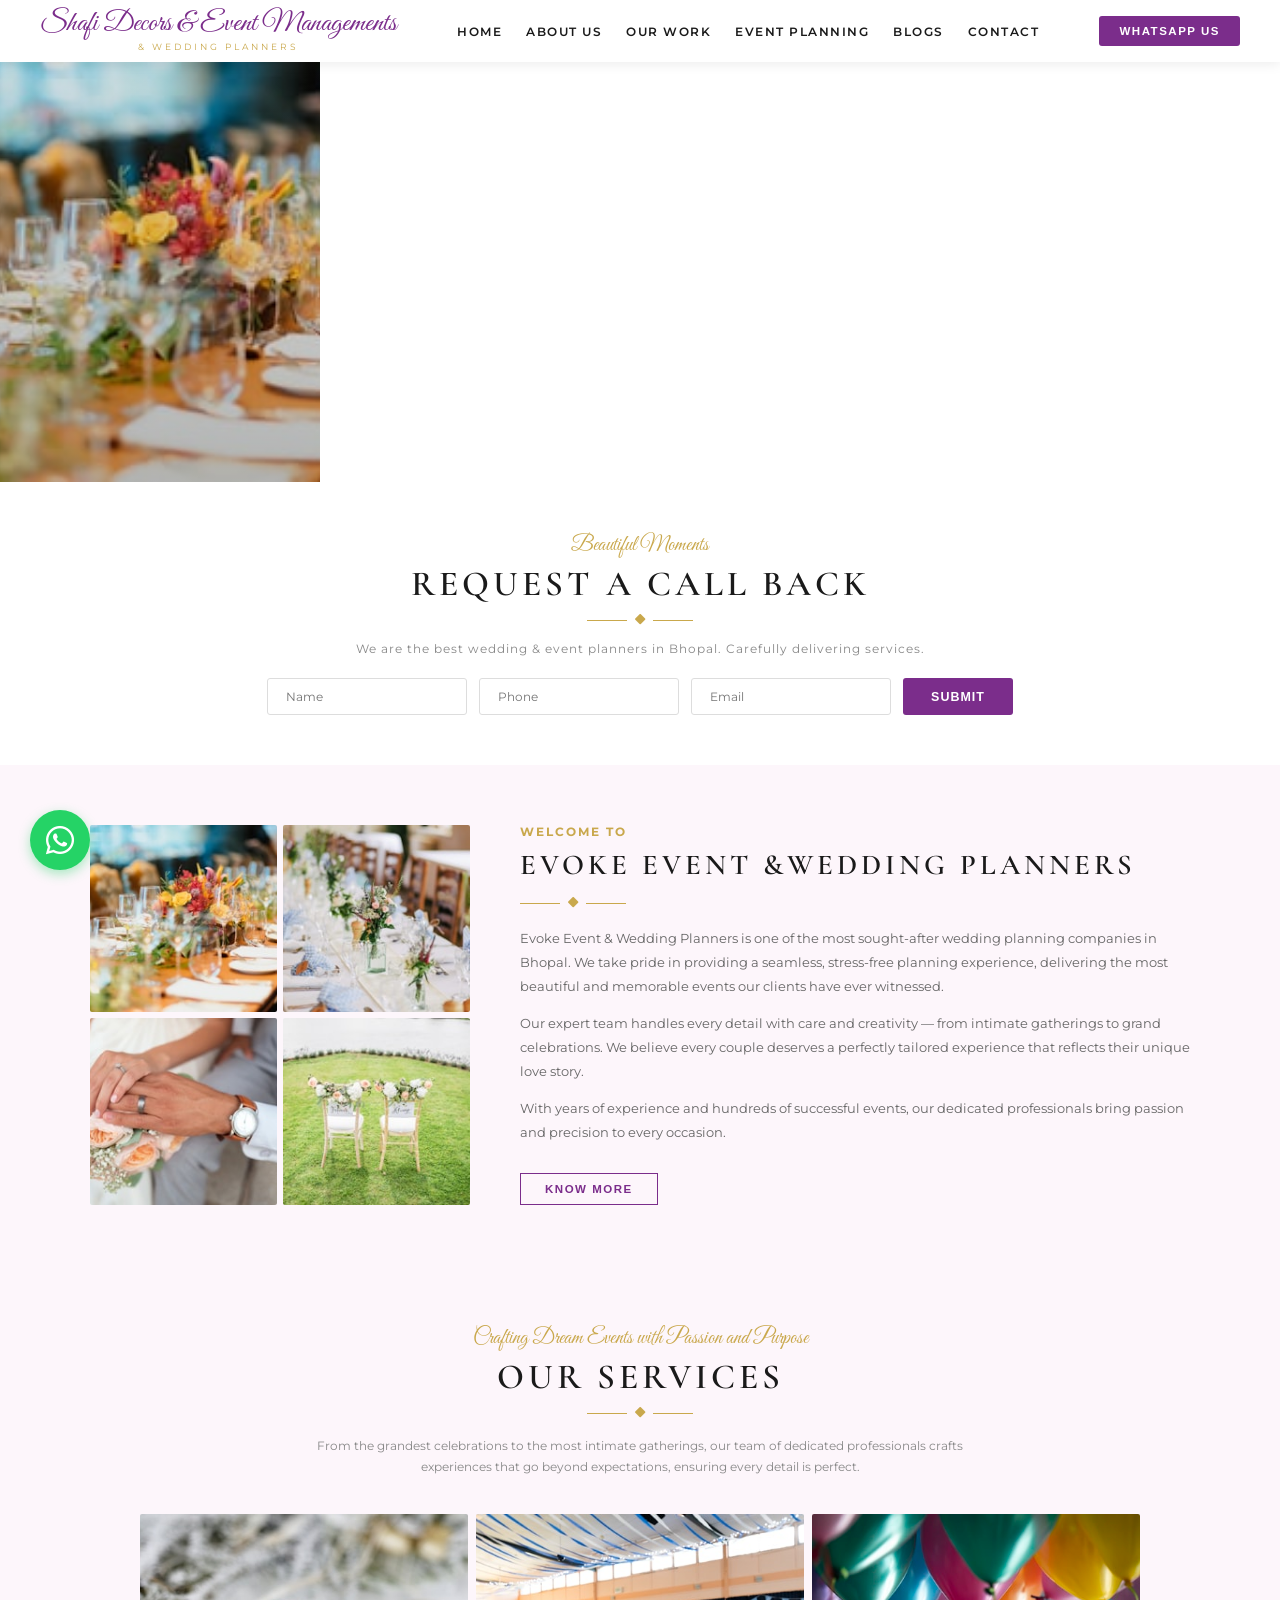
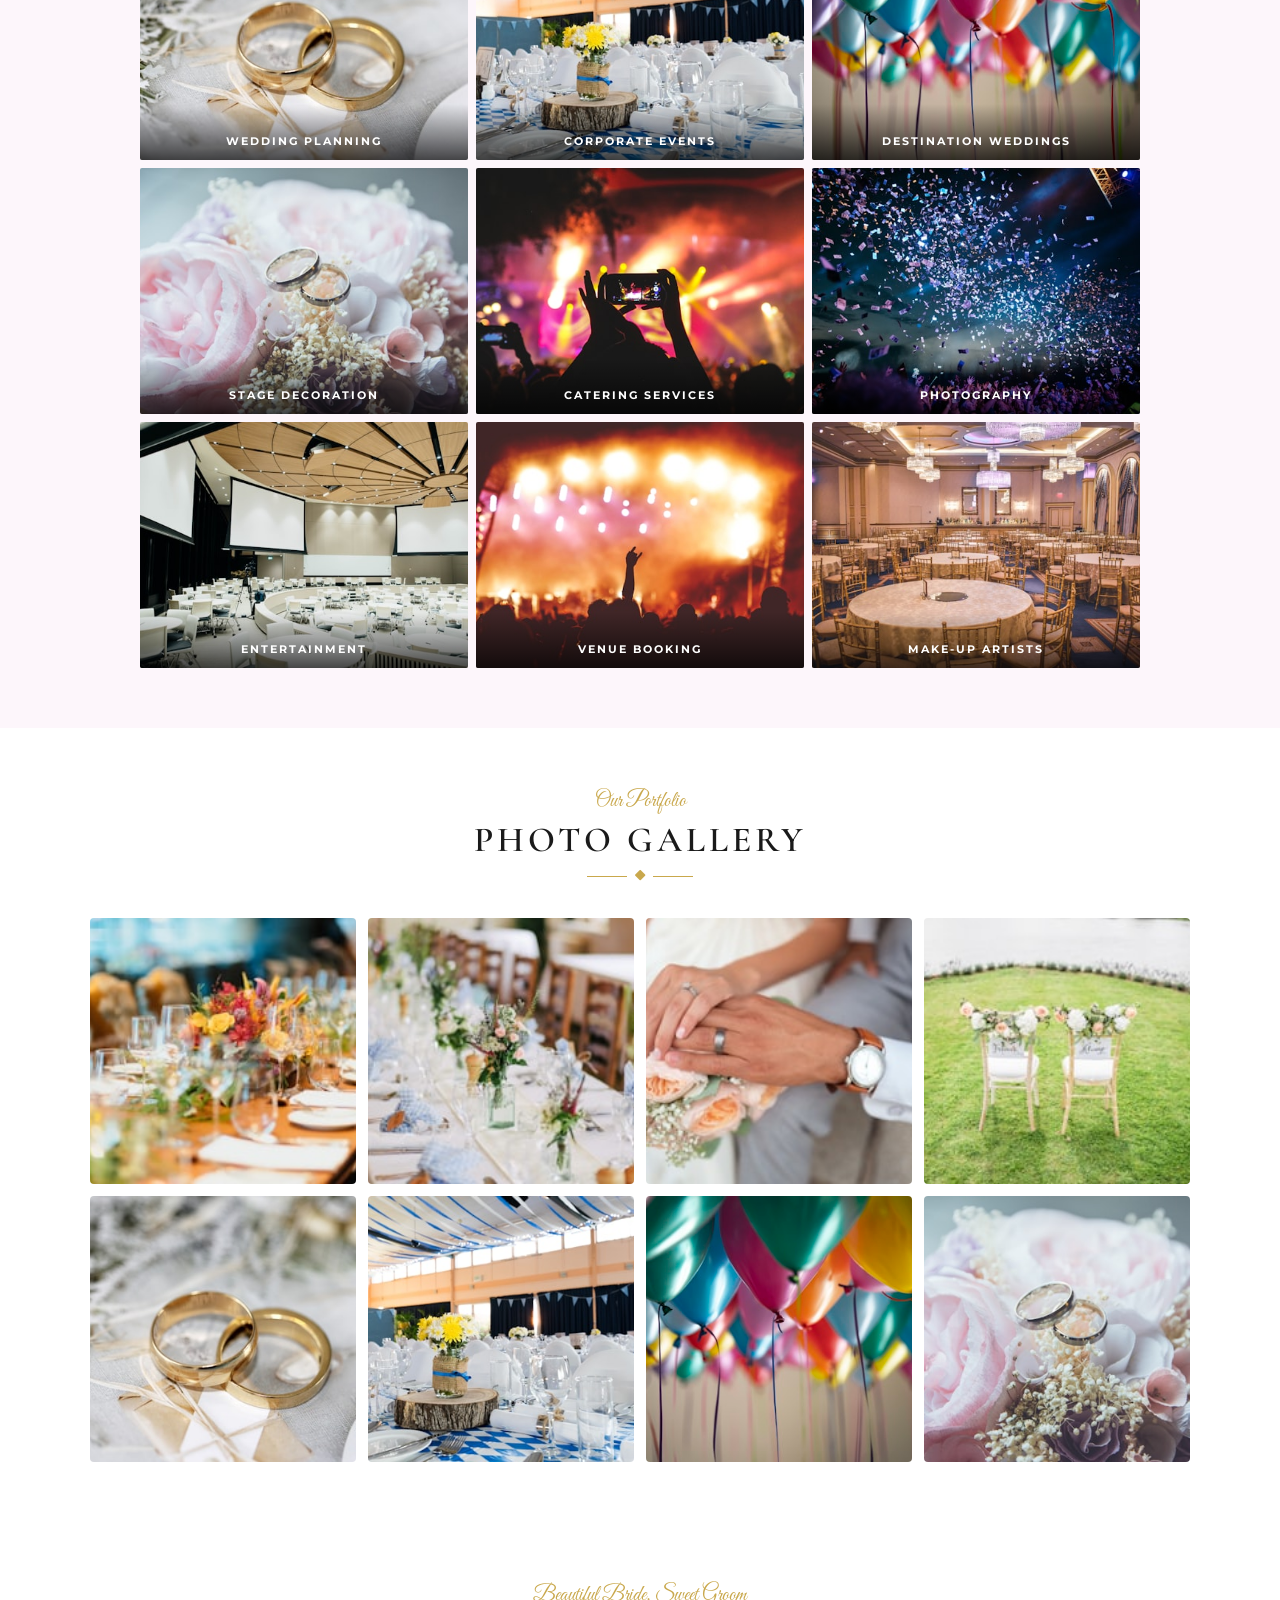
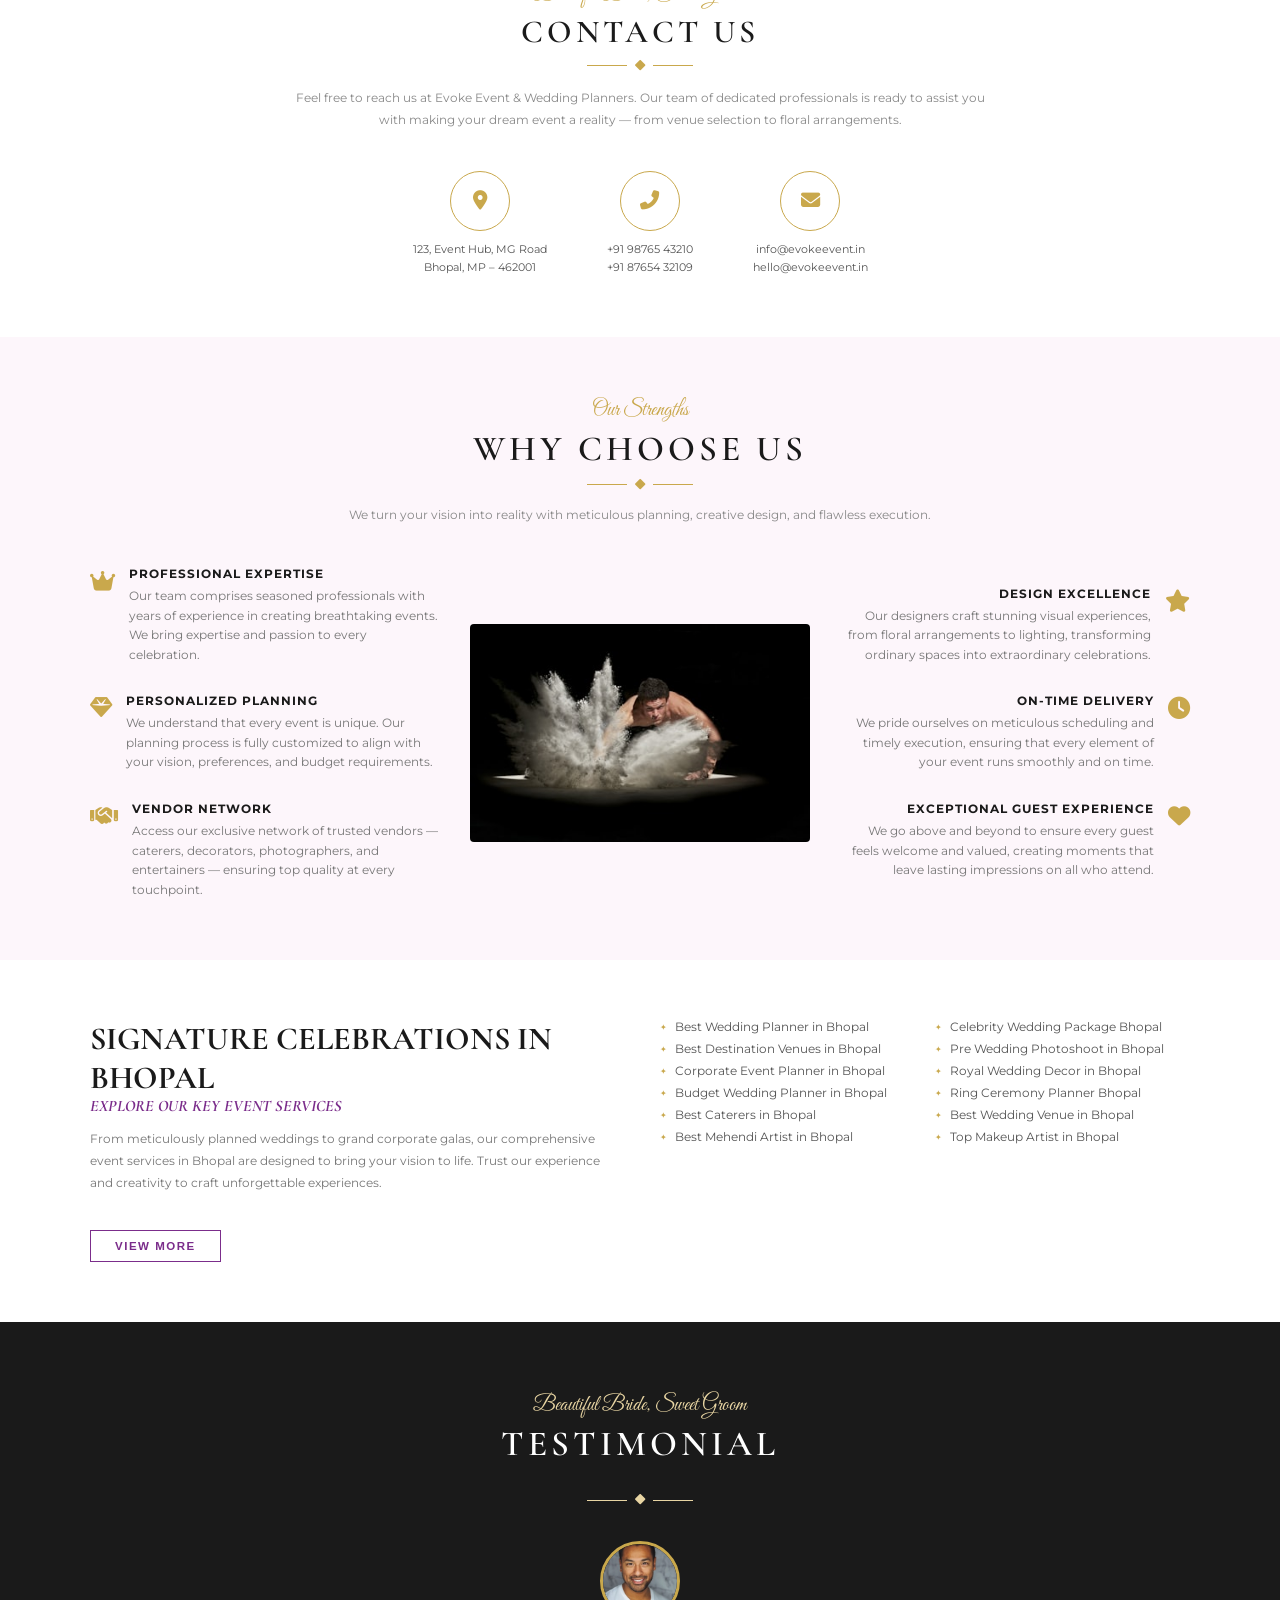
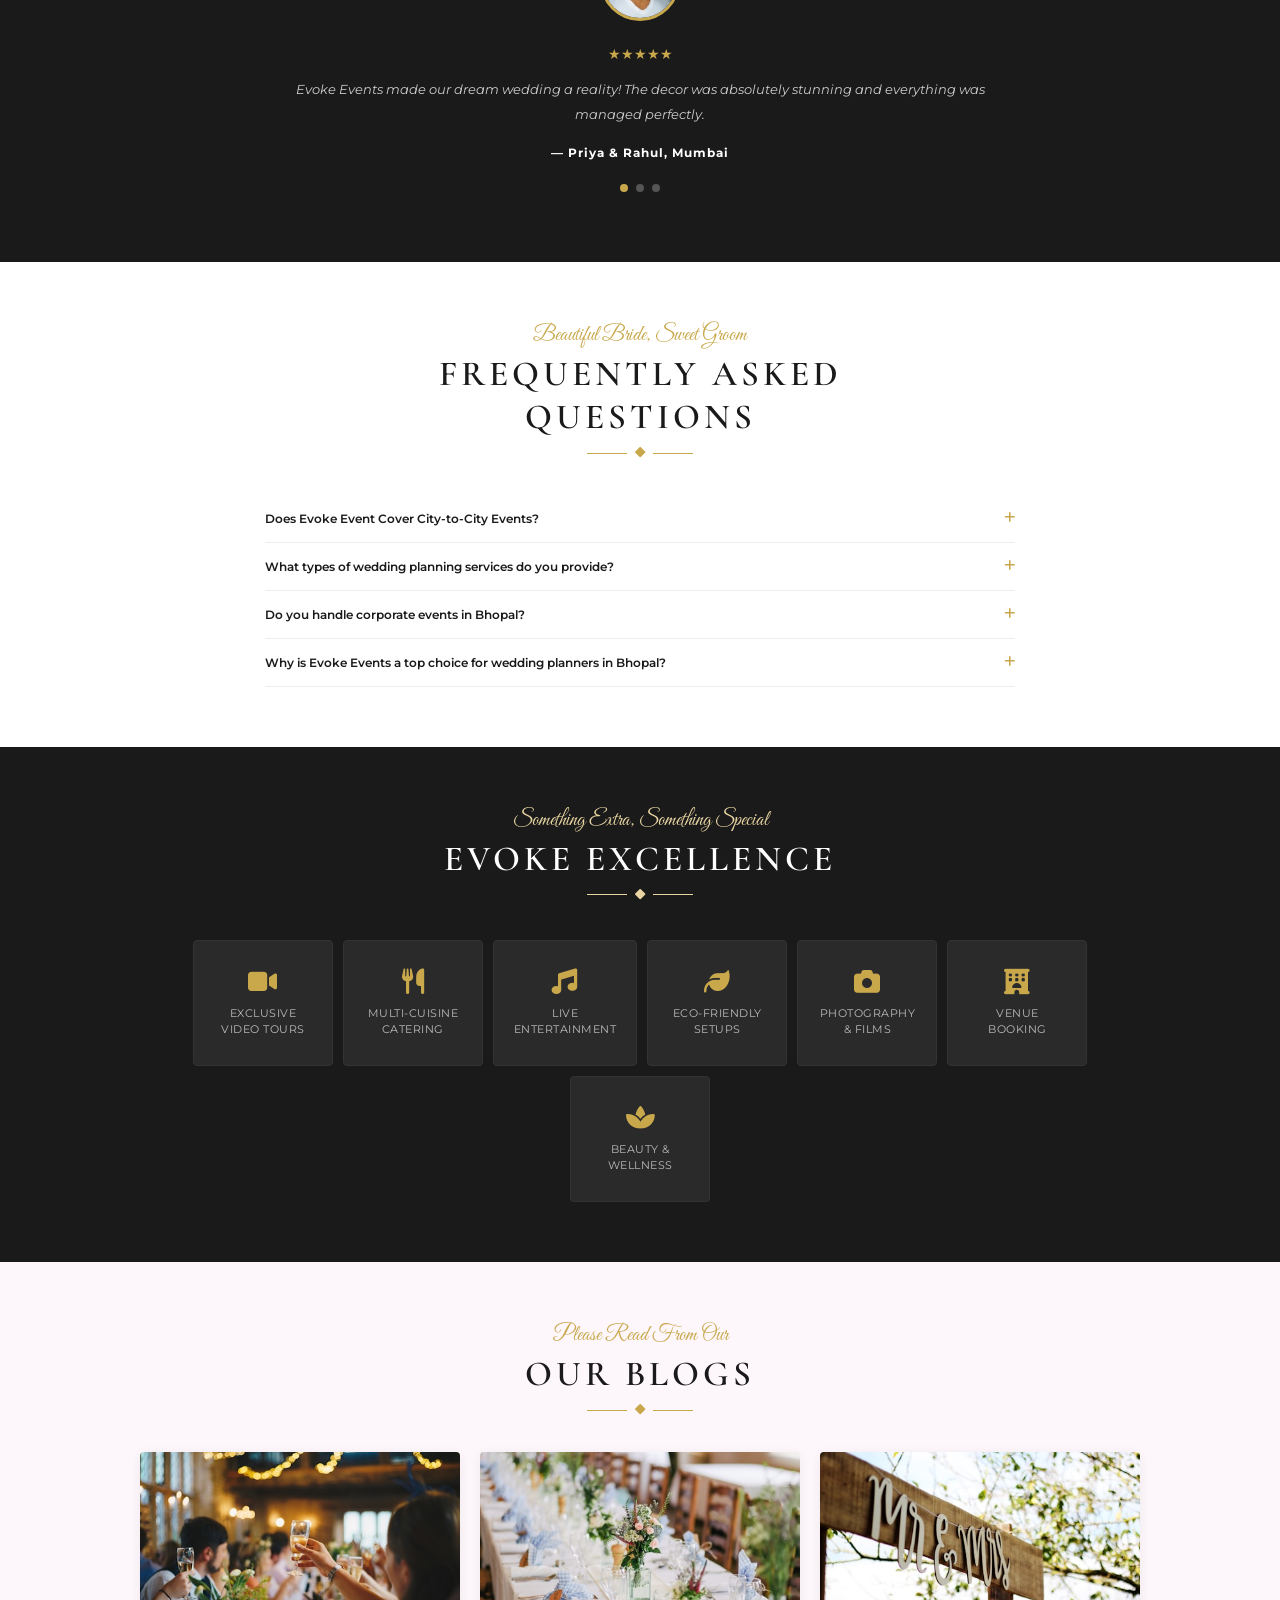
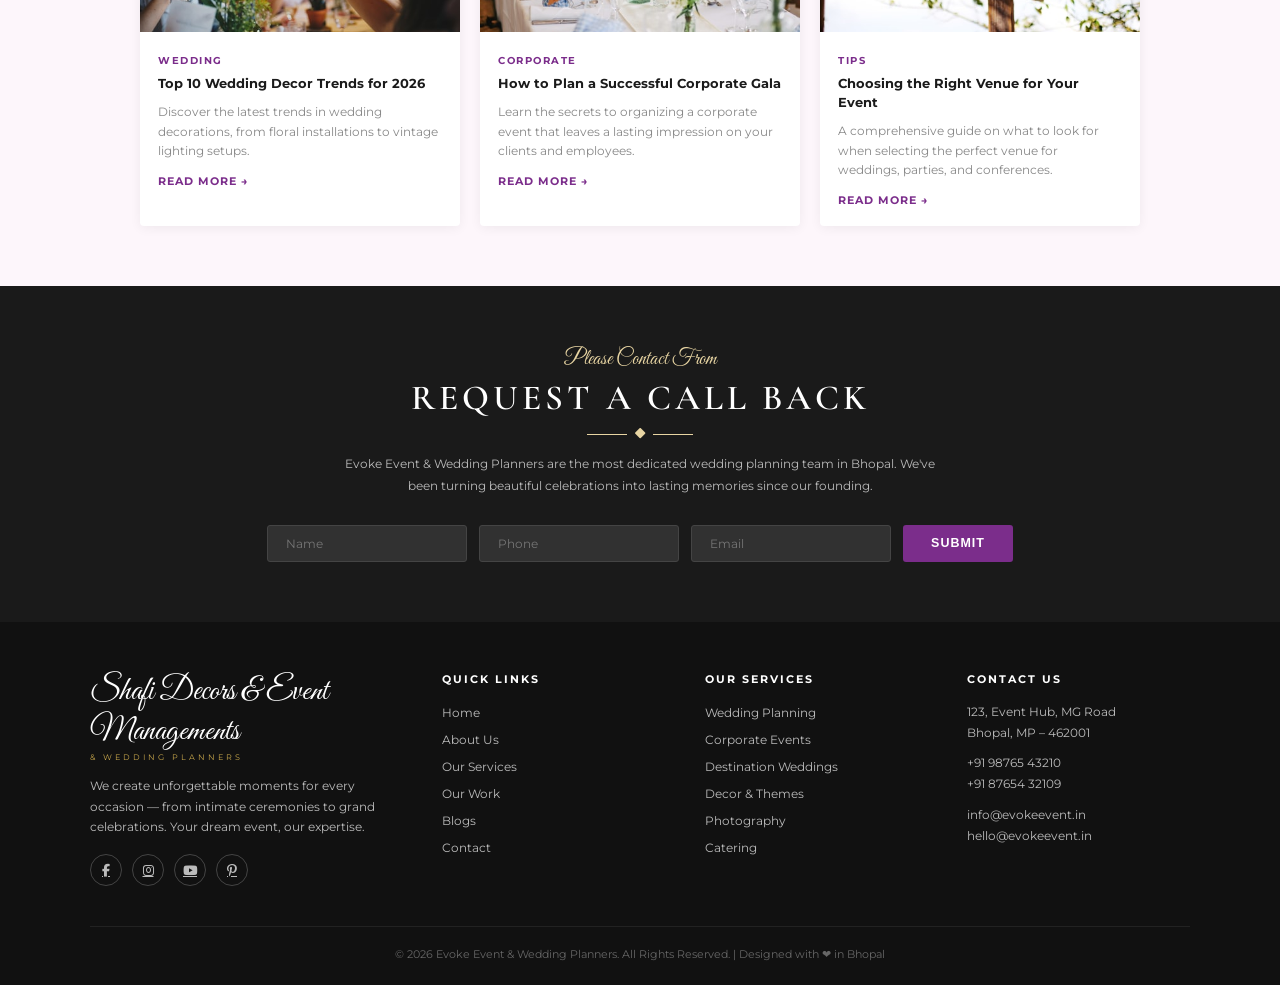
<file: react-app/public/evoke-event-clone.html>
<!DOCTYPE html>
<html lang="en">
<head>
<meta charset="UTF-8">
<meta name="viewport" content="width=device-width, initial-scale=1.0">
<title id="page-title">Evoke Event & Wedding Planners</title>
<link id="font-primary-link" href="https://fonts.googleapis.com/css2?family=Montserrat:wght@300;400;500;600;700&display=swap" rel="stylesheet">
<link id="font-heading-link" href="https://fonts.googleapis.com/css2?family=Cormorant+Garamond:ital,wght@0,300;0,400;0,600;1,300;1,400&display=swap" rel="stylesheet">
<link id="font-accent-link" href="https://fonts.googleapis.com/css2?family=Great+Vibes&display=swap" rel="stylesheet">
<link rel="stylesheet" href="https://cdnjs.cloudflare.com/ajax/libs/font-awesome/6.4.0/css/all.min.css">
<style>
  *, *::before, *::after { box-sizing: border-box; margin: 0; padding: 0; }

  :root {
    --gold: #c9a84c;
    --gold-light: #e8d5a3;
    --pink: #f3d6e4;
    --pink-dark: #d4a0bc;
    --purple: #7b2d8b;
    --dark: #1a1a1a;
    --text: #444;
    --light-bg: #fdf6fb;
    --white: #fff;
    --font-primary: 'Montserrat', sans-serif;
    --font-heading: 'Cormorant Garamond', serif;
    --font-accent: 'Great Vibes', cursive;
  }

  body { font-family: var(--font-primary); color: var(--text); overflow-x: hidden; }

  /* ── NAV ── */
  nav {
    position: sticky; top: 0; z-index: 1000;
    background: #fff;
    box-shadow: 0 2px 12px rgba(0,0,0,.08);
    display: flex; align-items: center; justify-content: space-between;
    padding: 10px 40px;
  }
  .hamburger { display: none; font-size: 1.5rem; cursor: pointer; color: var(--dark); }
  .nav-logo { display: flex; flex-direction: column; align-items: center; }
  .nav-logo .logo-name {
    font-family: var(--font-accent);
    font-size: 1.8rem; color: var(--purple); line-height: 1;
  }
  .nav-logo .logo-sub {
    font-size: 0.55rem; letter-spacing: 3px; color: var(--gold); text-transform: uppercase; margin-top: 2px;
  }
  .nav-links { display: flex; gap: 24px; list-style: none; }
  .nav-links a {
    text-decoration: none; font-size: 0.72rem; font-weight: 600;
    letter-spacing: 1.5px; text-transform: uppercase; color: var(--dark);
    transition: color .2s;
  }
  .nav-links a:hover { color: var(--purple); }
  .nav-cta {
    background: var(--purple); color: #fff;
    padding: 9px 20px; border: none; border-radius: 3px;
    font-size: 0.72rem; font-weight: 600; letter-spacing: 1.5px;
    text-transform: uppercase; cursor: pointer; transition: background .2s;
  }
  .nav-cta:hover { background: #5c1f6b; }

  /* ── HERO BANNER ── */
  .hero {
    display: grid; grid-template-columns: 1fr 2fr 1fr;
    height: 420px; overflow: hidden;
  }
  .hero-img {
    width: 100%; height: 100%; object-fit: cover;
    filter: brightness(.92);
  }
  .hero-center { position: relative; }
  .hero-center img { width: 100%; height: 100%; object-fit: cover; }
  .hero-overlay {
    position: absolute; inset: 0;
    background: linear-gradient(to bottom, rgba(0,0,0,.05), rgba(0,0,0,.25));
  }

  /* ── SECTION LABEL ── */
  .section-label {
    font-family: var(--font-accent);
    font-size: 1.3rem; color: var(--gold);
    display: block; text-align: center; margin-bottom: 4px;
  }
  .section-title {
    font-family: var(--font-heading);
    font-size: 2.2rem; font-weight: 600; letter-spacing: 4px;
    text-align: center; text-transform: uppercase; color: var(--dark);
    white-space: pre-line;
  }
  .divider {
    display: flex; align-items: center; justify-content: center; gap: 8px;
    margin: 10px auto 0;
  }
  .divider span { width: 40px; height: 1px; background: var(--gold); display: block; }
  .divider i { color: var(--gold); font-size: .65rem; }

  /* ── CALL BACK STRIP ── */
  .callback-strip {
    background: #fff; padding: 50px 20px;
    text-align: center;
  }
  .callback-strip p { font-size: .75rem; color: #888; letter-spacing: 1px; margin-bottom: 22px; }
  .callback-form {
    display: flex; justify-content: center; gap: 12px; flex-wrap: wrap; margin-top: 20px;
  }
  .callback-form input {
    padding: 10px 18px; border: 1px solid #ddd; border-radius: 3px;
    font-size: .78rem; font-family: var(--font-primary);
    width: 200px; outline: none;
  }
  .callback-form input:focus { border-color: var(--purple); }
  .btn-submit {
    background: var(--purple); color: #fff;
    padding: 10px 28px; border: none; border-radius: 3px;
    font-size: .78rem; font-weight: 600; letter-spacing: 1px;
    text-transform: uppercase; cursor: pointer;
  }

  /* ── ABOUT ── */
  .about-section {
    background: var(--light-bg); padding: 70px 40px;
    display: flex; align-items: center; gap: 50px; max-width: 1100px; margin: 0 auto;
  }
  .about-grid {
    display: grid; grid-template-columns: 1fr 1fr;
    gap: 6px; flex: 0 0 380px;
  }
  .about-grid img {
    width: 100%; aspect-ratio: 1; object-fit: cover; border-radius: 2px;
  }
  .about-text h3 { font-size: .72rem; letter-spacing: 2px; color: var(--gold); text-transform: uppercase; margin-bottom: 8px; }
  .about-text .section-title { text-align: left; font-size: 1.8rem; margin-bottom: 16px; }
  .about-text p { font-size: .8rem; line-height: 1.9; color: #666; margin-bottom: 12px; }
  .btn-more {
    display: inline-block; margin-top: 16px;
    border: 1px solid var(--purple); color: var(--purple);
    padding: 9px 24px; font-size: .72rem; font-weight: 600;
    letter-spacing: 1.5px; text-transform: uppercase; text-decoration: none;
    transition: all .2s; cursor: pointer; background: transparent;
  }
  .btn-more:hover { background: var(--purple); color: #fff; }

  /* ── SERVICES ── */
  .services-section { background: var(--light-bg); padding: 60px 40px; text-align: center; }
  .services-section .section-label { margin-bottom: 4px; }
  .services-section > p { font-size: .76rem; color: #888; max-width: 700px; margin: 16px auto 36px; line-height: 1.8; }
  .services-grid {
    display: grid; grid-template-columns: repeat(3, 1fr);
    gap: 8px; max-width: 1000px; margin: 0 auto;
  }
  .service-card {
    position: relative; overflow: hidden; border-radius: 2px;
    aspect-ratio: 4/3; cursor: pointer;
  }
  .service-card img { width: 100%; height: 100%; object-fit: cover; transition: transform .4s; }
  .service-card:hover img { transform: scale(1.06); }
  .service-label {
    position: absolute; bottom: 0; left: 0; right: 0;
    background: linear-gradient(transparent, rgba(0,0,0,.7));
    color: #fff; padding: 30px 12px 12px;
    font-size: .7rem; font-weight: 700; letter-spacing: 2px; text-transform: uppercase;
  }

  /* ── CONTACT STRIP ── */
  .contact-strip { padding: 60px 40px; text-align: center; background: #fff; }
  .contact-strip .section-title { font-size: 2rem; margin-bottom: 8px; }
  .contact-strip > p { font-size: .76rem; color: #888; max-width: 700px; margin: 16px auto 40px; line-height: 1.8; }
  .contact-icons { display: flex; justify-content: center; gap: 60px; flex-wrap: wrap; }
  .contact-item { display: flex; flex-direction: column; align-items: center; gap: 10px; }
  .contact-icon-wrap {
    width: 60px; height: 60px; border-radius: 50%;
    border: 1px solid var(--gold); display: flex; align-items: center; justify-content: center;
    color: var(--gold); font-size: 1.2rem;
  }
  .contact-item p { font-size: .7rem; color: #555; text-align: center; line-height: 1.6; white-space: pre-line; }

  /* ── WHY CHOOSE US ── */
  .why-section { background: var(--light-bg); padding: 60px 40px; }
  .why-section .section-title { margin-bottom: 6px; text-align: center; }
  .why-inner {
    max-width: 1100px; margin: 40px auto 0;
    display: grid; grid-template-columns: 1fr 340px 1fr; gap: 30px; align-items: center;
  }
  .why-col { display: flex; flex-direction: column; gap: 28px; }
  .why-item { display: flex; align-items: flex-start; gap: 14px; }
  .why-item.right { flex-direction: row-reverse; text-align: right; }
  .why-icon { color: var(--gold); font-size: 1.4rem; flex-shrink: 0; margin-top: 4px; }
  .why-item h4 { font-size: .78rem; font-weight: 700; letter-spacing: 1px; color: var(--dark); margin-bottom: 6px; }
  .why-item p { font-size: .72rem; color: #777; line-height: 1.7; }
  .why-center-img { width: 100%; border-radius: 4px; }

  /* ── KEY SERVICES LIST ── */
  .key-services { background: #fff; padding: 60px 40px; }
  .key-services-inner { max-width: 1100px; margin: 0 auto; display: grid; grid-template-columns: 1fr 1fr; gap: 40px; align-items: start; }
  .key-services h2 { font-family: var(--font-heading); font-size: 2rem; font-weight: 700; color: var(--dark); line-height: 1.2; margin-bottom: 12px; }
  .key-services h2 span { color: var(--purple); display: block; font-size: 1rem; font-style: italic; }
  .key-services-text p { font-size: .76rem; color: #777; line-height: 1.8; margin-bottom: 20px; }
  .ks-list { list-style: none; display: grid; grid-template-columns: 1fr 1fr; gap: 8px 20px; }
  .ks-list li { font-size: .73rem; color: #555; display: flex; align-items: center; gap: 8px; }
  .ks-list li::before { content: '✦'; color: var(--gold); font-size: .5rem; }

  /* ── TESTIMONIAL ── */
  .testimonial-section { background: var(--dark); padding: 70px 40px; text-align: center; }
  .testimonial-section .section-title { color: #fff; margin-bottom: 30px; }
  .testimonial-section .section-label { color: var(--gold-light); }
  .testimonial-card { max-width: 750px; margin: 0 auto; display: none; }
  .testimonial-card.active { display: block; }
  .testimonial-img {
    width: 80px; height: 80px; border-radius: 50%; object-fit: cover;
    border: 3px solid var(--gold); margin: 0 auto 20px;
  }
  .stars { color: var(--gold); font-size: .9rem; margin-bottom: 14px; }
  .testimonial-card p { font-size: .82rem; color: #ccc; line-height: 1.9; font-style: italic; margin-bottom: 18px; }
  .testimonial-card h4 { color: #fff; font-size: .78rem; font-weight: 700; letter-spacing: 1px; }
  .testimonial-dots { display: flex; justify-content: center; gap: 8px; margin-top: 24px; }
  .dot { width: 8px; height: 8px; border-radius: 50%; background: #555; cursor: pointer; }
  .dot.active { background: var(--gold); }

  /* ── FAQ ── */
  .faq-section { background: #fff; padding: 60px 40px; text-align: center; }
  .faq-section .section-title { margin-bottom: 8px; }
  .faq-list { max-width: 750px; margin: 36px auto 0; text-align: left; }
  .faq-item { border-bottom: 1px solid #eee; }
  .faq-q {
    display: flex; justify-content: space-between; align-items: center;
    padding: 16px 0; cursor: pointer;
    font-size: .78rem; font-weight: 600; color: var(--dark);
  }
  .faq-q i { color: var(--gold); transition: transform .3s; }
  .faq-q.open i { transform: rotate(45deg); }
  .faq-a { font-size: .75rem; color: #777; line-height: 1.8; padding-bottom: 16px; display: none; }
  .faq-a.show { display: block; }

  /* ── EVOKE EXCELLENCE ── */
  .excellence-section { background: var(--dark); padding: 60px 40px; text-align: center; }
  .excellence-section .section-title { color: #fff; }
  .excellence-section .section-label { color: var(--gold-light); }
  .excellence-grid {
    display: flex; justify-content: center; gap: 10px;
    flex-wrap: wrap; margin-top: 40px; max-width: 1000px; margin-left: auto; margin-right: auto;
  }
  .excellence-card {
    background: #2a2a2a; padding: 28px 20px; border-radius: 4px;
    flex: 0 0 140px; display: flex; flex-direction: column; align-items: center; gap: 10px;
    border: 1px solid #333; transition: border-color .2s;
  }
  .excellence-card:hover { border-color: var(--gold); }
  .excellence-card i { font-size: 1.6rem; color: var(--gold); }
  .excellence-card p { font-size: .68rem; color: #bbb; text-align: center; letter-spacing: .5px; line-height: 1.5; }

  /* ── BLOGS ── */
  .blogs-section { background: var(--light-bg); padding: 60px 40px; text-align: center; }
  .blogs-grid {
    display: grid; grid-template-columns: repeat(3, 1fr);
    gap: 20px; max-width: 1000px; margin: 36px auto 0;
  }
  .blog-card { background: #fff; border-radius: 4px; overflow: hidden; text-align: left; box-shadow: 0 2px 12px rgba(0,0,0,.06); }
  .blog-card img { width: 100%; aspect-ratio: 16/9; object-fit: cover; }
  .blog-card-body { padding: 18px; }
  .blog-tag { font-size: .62rem; color: var(--purple); font-weight: 700; letter-spacing: 1.5px; text-transform: uppercase; margin-bottom: 8px; }
  .blog-card h4 { font-size: .8rem; font-weight: 700; color: var(--dark); line-height: 1.5; margin-bottom: 10px; }
  .blog-card p { font-size: .72rem; color: #888; line-height: 1.7; }
  .read-more { font-size: .68rem; color: var(--purple); font-weight: 700; text-decoration: none; display: inline-block; margin-top: 12px; letter-spacing: 1px; }

  /* ── FOOTER CALLBACK ── */
  .footer-callback { background: var(--dark); padding: 60px 40px; text-align: center; }
  .footer-callback .section-title { color: #fff; }
  .footer-callback .section-label { color: var(--gold-light); }
  .footer-callback p { font-size: .76rem; color: #bbb; max-width: 600px; margin: 14px auto 28px; line-height: 1.8; }

  /* ── FOOTER ── */
  footer {
    background: #111; color: #bbb;
    padding: 50px 40px 24px;
  }
  .footer-grid {
    display: grid; grid-template-columns: 1.4fr 1fr 1fr 1fr;
    gap: 40px; max-width: 1100px; margin: 0 auto 40px;
  }
  .footer-brand .logo-name { font-family: var(--font-accent); font-size: 2rem; color: #fff; }
  .footer-brand .logo-sub { font-size: .5rem; letter-spacing: 3px; color: var(--gold); text-transform: uppercase; }
  .footer-brand p { font-size: .72rem; line-height: 1.8; margin-top: 14px; }
  .footer-col h5 { font-size: .7rem; font-weight: 700; letter-spacing: 2px; text-transform: uppercase; color: #fff; margin-bottom: 16px; }
  .footer-col ul { list-style: none; display: flex; flex-direction: column; gap: 8px; }
  .footer-col ul li a { font-size: .72rem; color: #bbb; text-decoration: none; transition: color .2s; }
  .footer-col ul li a:hover { color: var(--gold); }
  .footer-col p { font-size: .72rem; line-height: 1.8; white-space: pre-line; }
  .social-icons { display: flex; gap: 10px; margin-top: 16px; }
  .social-icons a {
    width: 32px; height: 32px; border-radius: 50%;
    border: 1px solid #444; display: flex; align-items: center; justify-content: center;
    color: #bbb; font-size: .8rem; transition: all .2s;
  }
  .social-icons a:hover { border-color: var(--gold); color: var(--gold); }
  .footer-bottom {
    border-top: 1px solid #222; padding-top: 20px;
    text-align: center; font-size: .68rem; color: #666;
    max-width: 1100px; margin: 0 auto;
  }

  /* ── FLOATING WHATSAPP ── */
  .floating-wa {
    position: fixed; bottom: 30px; left: 30px; z-index: 999;
    background: #25D366; color: #fff; width: 60px; height: 60px;
    border-radius: 50%; display: flex; align-items: center; justify-content: center;
    font-size: 2rem; box-shadow: 0 4px 12px rgba(37,211,102,0.4);
    transition: transform 0.3s; text-decoration: none;
  }
  .floating-wa:hover { transform: scale(1.1); }

  /* ── GALLERY ── */
  .gallery-section { background: #fff; padding: 60px 40px; text-align: center; }
  .gallery-grid {
    display: grid; grid-template-columns: repeat(auto-fill, minmax(260px, 1fr));
    gap: 12px; max-width: 1100px; margin: 36px auto 0;
  }
  .gallery-item { aspect-ratio: 1; overflow: hidden; border-radius: 4px; cursor: pointer; }
  .gallery-item img { width: 100%; height: 100%; object-fit: cover; transition: transform 0.4s; }
  .gallery-item:hover img { transform: scale(1.08); }

  /* ── SCROLL REVEAL ── */
  .reveal {
    opacity: 0;
    transform: translateY(40px);
    transition: opacity 0.8s ease-out, transform 0.8s ease-out;
  }
  .reveal.active {
    opacity: 1;
    transform: translateY(0);
  }

  /* ── RESPONSIVE ── */
  @media(max-width: 900px) {
    .hamburger { display: block; z-index: 1001; }
    .nav-links {
      position: fixed; top: 0; right: -100%; width: 250px; height: 100vh;
      background: #fff; flex-direction: column; padding: 80px 30px 30px;
      box-shadow: -5px 0 15px rgba(0,0,0,0.1); transition: right 0.3s ease;
      z-index: 1000;
    }
    .nav-links.active { right: 0; display: flex; }
    .hero { grid-template-columns: 0 1fr 0; }
    .hero img:first-child, .hero img:last-child { display: none; }
    .about-section { flex-direction: column; }
    .services-grid { grid-template-columns: repeat(2,1fr); }
    .why-inner { grid-template-columns: 1fr; }
    .why-center-img { max-width: 320px; margin: 0 auto; }
    .key-services-inner { grid-template-columns: 1fr; }
    .blogs-grid { grid-template-columns: 1fr; }
    .footer-grid { grid-template-columns: 1fr 1fr; }
  }
</style>
</head>
<body>

<!-- NAV -->
<nav>
  <div class="nav-logo">
    <span class="logo-name" id="logo-name">Evoke Event</span>
    <span class="logo-sub" id="logo-sub">& Wedding Planners</span>
  </div>
  <ul class="nav-links" id="nav-links"></ul>
  <div style="display:flex; align-items:center; gap:16px;">
    <button class="nav-cta" id="nav-cta">Book Appointment</button>
    <div class="hamburger" id="hamburger"><i class="fas fa-bars"></i></div>
  </div>
</nav>

<!-- HERO -->
<div class="hero">
  <div class="hero-center" id="hero-center-container" style="position:relative;">
    <div class="hero-overlay" style="z-index: 2;"></div>
  </div>
</div>

<!-- REQUEST CALLBACK -->
<section class="callback-strip" id="contact">
  <span class="section-label" id="cb-label"></span>
  <h2 class="section-title" id="cb-title"></h2>
  <div class="divider"><span></span><i class="fas fa-diamond"></i><span></span></div>
  <p style="margin-top:16px;" id="cb-subtitle"></p>
  <form class="callback-form" id="first-callback-form">
    <input type="text" placeholder="Name" required id="cb-name">
    <input type="tel" placeholder="Phone" required id="cb-phone">
    <input type="email" placeholder="Email" id="cb-email">
    <button type="submit" class="btn-submit" id="cb-submit">SUBMIT</button>
  </form>
</section>

<!-- ABOUT -->
<section style="background: var(--light-bg); padding: 60px 40px;" id="about">
  <div class="about-section" style="padding:0;">
    <div class="about-grid" id="about-images"></div>
    <div class="about-text">
      <h3 id="about-label"></h3>
      <h2 class="section-title" style="text-align:left; font-size:1.8rem;" id="about-title"></h2>
      <div class="divider" style="justify-content:flex-start; margin-left:0;"><span></span><i class="fas fa-diamond"></i><span></span></div>
      <div id="about-paragraphs" style="margin-top:18px;"></div>
      <button class="btn-more" id="about-btn"></button>
    </div>
  </div>
</section>

<!-- SERVICES -->
<section class="services-section" id="services">
  <span class="section-label" id="svc-label"></span>
  <h2 class="section-title" id="svc-title"></h2>
  <div class="divider"><span></span><i class="fas fa-diamond"></i><span></span></div>
  <p id="svc-subtitle"></p>
  <div class="services-grid" id="services-grid"></div>
</section>

<!-- GALLERY -->
<section class="gallery-section" id="gallery">
  <span class="section-label" id="gal-label"></span>
  <h2 class="section-title" id="gal-title"></h2>
  <div class="divider"><span></span><i class="fas fa-diamond"></i><span></span></div>
  <div class="gallery-grid" id="gallery-grid"></div>
</section>

<!-- CONTACT STRIP -->
<section class="contact-strip">
  <span class="section-label" id="contact-label"></span>
  <h2 class="section-title" id="contact-title"></h2>
  <div class="divider"><span></span><i class="fas fa-diamond"></i><span></span></div>
  <p id="contact-subtitle"></p>
  <div class="contact-icons">
    <div class="contact-item">
      <div class="contact-icon-wrap"><i class="fas fa-map-marker-alt"></i></div>
      <p id="contact-address"></p>
    </div>
    <div class="contact-item">
      <div class="contact-icon-wrap"><i class="fas fa-phone-alt"></i></div>
      <p id="contact-phones"></p>
    </div>
    <div class="contact-item">
      <div class="contact-icon-wrap"><i class="fas fa-envelope"></i></div>
      <p id="contact-emails"></p>
    </div>
  </div>
</section>

<!-- WHY CHOOSE US -->
<section class="why-section" id="why">
  <span class="section-label" id="why-label"></span>
  <h2 class="section-title" id="why-title"></h2>
  <div class="divider"><span></span><i class="fas fa-diamond"></i><span></span></div>
  <p style="text-align:center; font-size:.76rem; color:#888; max-width:700px; margin:14px auto 0; line-height:1.8;" id="why-subtitle"></p>
  <div class="why-inner">
    <div class="why-col" id="why-left"></div>
    <img class="why-center-img" id="why-img" src="" alt="Why Choose Us">
    <div class="why-col" id="why-right"></div>
  </div>
</section>

<!-- KEY SERVICES -->
<section class="key-services">
  <div class="key-services-inner">
    <div class="key-services-text">
      <h2><span style="display:inline;font-style:normal;font-size:2rem;color:var(--dark);" id="ks-title"></span><br><span id="ks-subtitle"></span></h2>
      <p id="ks-desc"></p>
      <button class="btn-more" id="ks-btn"></button>
    </div>
    <ul class="ks-list" id="ks-list"></ul>
  </div>
</section>

<!-- TESTIMONIAL -->
<section class="testimonial-section">
  <span class="section-label" style="color:var(--gold-light);">Beautiful Bride, Sweet Groom</span>
  <h2 class="section-title" style="color:#fff;">TESTIMONIAL</h2>
  <div class="divider"><span style="background:var(--gold-light);"></span><i class="fas fa-diamond" style="color:var(--gold-light);"></i><span style="background:var(--gold-light);"></span></div>
  <div id="testimonials-wrapper"></div>
  <div class="testimonial-dots" id="testimonial-dots"></div>
</section>

<!-- FAQ -->
<section class="faq-section">
  <span class="section-label">Beautiful Bride, Sweet Groom</span>
  <h2 class="section-title">FREQUENTLY ASKED<br>QUESTIONS</h2>
  <div class="divider"><span></span><i class="fas fa-diamond"></i><span></span></div>
  <div class="faq-list" id="faq-list"></div>
</section>

<!-- EVOKE EXCELLENCE -->
<section class="excellence-section">
  <span class="section-label" style="color:var(--gold-light);" id="exc-label"></span>
  <h2 class="section-title" style="color:#fff;" id="exc-title"></h2>
  <div class="divider"><span style="background:var(--gold-light);"></span><i class="fas fa-diamond" style="color:var(--gold-light);"></i><span style="background:var(--gold-light);"></span></div>
  <div class="excellence-grid" id="exc-grid"></div>
</section>

<!-- BLOGS -->
<section class="blogs-section" id="blogs">
  <span class="section-label" id="blogs-label"></span>
  <h2 class="section-title" id="blogs-title"></h2>
  <div class="divider"><span></span><i class="fas fa-diamond"></i><span></span></div>
  <div class="blogs-grid" id="blogs-grid"></div>
</section>

<!-- FOOTER CALLBACK -->
<section class="footer-callback">
  <span class="section-label" style="color:var(--gold-light);" id="fcb-label"></span>
  <h2 class="section-title" style="color:#fff;" id="fcb-title"></h2>
  <div class="divider"><span style="background:var(--gold-light);"></span><i class="fas fa-diamond" style="color:var(--gold-light);"></i><span style="background:var(--gold-light);"></span></div>
  <p id="fcb-subtitle"></p>
  <form class="callback-form" id="second-callback-form">
    <input type="text" placeholder="Name" style="background:rgba(255,255,255,.1); border-color:#444; color:#fff;" required id="fcb-name">
    <input type="tel" placeholder="Phone" style="background:rgba(255,255,255,.1); border-color:#444; color:#fff;" required id="fcb-phone">
    <input type="email" placeholder="Email" style="background:rgba(255,255,255,.1); border-color:#444; color:#fff;" id="fcb-email">
    <button type="submit" class="btn-submit" id="fcb-submit">SUBMIT</button>
  </form>
</section>

<!-- FLOATING WHATSAPP -->
<a href="#" class="floating-wa" id="floating-wa" target="_blank">
  <i class="fab fa-whatsapp"></i>
</a>

<!-- FOOTER -->
<footer>
  <div class="footer-grid">
    <div class="footer-brand">
      <div class="logo-name" id="f-logo-name"></div>
      <div class="logo-sub" id="f-logo-sub"></div>
      <p id="f-desc"></p>
      <div class="social-icons">
        <a href="#" id="soc-fb"><i class="fab fa-facebook-f"></i></a>
        <a href="#" id="soc-ig"><i class="fab fa-instagram"></i></a>
        <a href="#" id="soc-yt"><i class="fab fa-youtube"></i></a>
        <a href="#" id="soc-pin"><i class="fab fa-pinterest-p"></i></a>
      </div>
    </div>
    <div class="footer-col">
      <h5>Quick Links</h5>
      <ul id="f-quick"></ul>
    </div>
    <div class="footer-col">
      <h5>Our Services</h5>
      <ul id="f-services"></ul>
    </div>
    <div class="footer-col">
      <h5>Contact Us</h5>
      <p id="f-contact-addr"></p>
      <p style="margin-top:10px;" id="f-contact-phones"></p>
      <p style="margin-top:10px;" id="f-contact-emails"></p>
    </div>
  </div>
  <div class="footer-bottom">
    <p id="f-copyright"></p>
  </div>
</footer>

<script src="business_config.js"></script>
<script>
  function renderSite() {
    const config = typeof getActiveConfig === 'function' ? getActiveConfig() : BUSINESS_CONFIG;
    if (!config) return;

    // Apply Theme
    const root = document.documentElement;
    if (config.theme) {
      Object.keys(config.theme).forEach(key => {
        let cssKey = key.replace(/([A-Z])/g, "-$1").toLowerCase();
        root.style.setProperty(`--${cssKey}`, config.theme[key]);
      });
    }

    // Nav
    if (config.brand) {
      document.getElementById('logo-name').textContent = config.brand.name;
      document.getElementById('logo-sub').textContent = config.brand.tagline;
      document.getElementById('page-title').textContent = config.brand.name + " " + config.brand.tagline;
    }
    
    const navCtaBtn = document.getElementById('nav-cta');
    navCtaBtn.textContent = config.navCta;
    navCtaBtn.onclick = () => {
      if(config.brand && config.brand.whatsapp) {
        window.open(`https://web.whatsapp.com/send?phone=${config.brand.whatsapp.replace(/[^0-9]/g, '')}`, '_blank');
      }
    };

    const navLinks = document.getElementById('nav-links');
    navLinks.innerHTML = '';
    config.navLinks.forEach(link => {
      navLinks.innerHTML += `<li><a href="${link.href}">${link.label}</a></li>`;
    });

    // Hero
    if (config.hero) {
      const hc = document.getElementById('hero-center-container');
      hc.querySelectorAll('img').forEach(el => el.remove());
      if(config.hero.sliderImages && config.hero.sliderImages.length > 0) {
        config.hero.sliderImages.forEach((img, i) => {
          const el = document.createElement('img');
          el.src = img.src;
          el.style.position = i === 0 ? 'relative' : 'absolute';
          el.style.top = '0'; el.style.left = '0'; el.style.width = '100%'; el.style.height = '100%'; el.style.objectFit = 'cover';
          el.style.opacity = i === 0 ? '1' : '0';
          el.style.transition = 'opacity 1s ease-in-out';
          el.style.zIndex = i === 0 ? '1' : '0';
          el.classList.add('hero-slide');
          hc.appendChild(el);
        });
        
        let activeIdx = 0;
        setInterval(() => {
          const slides = hc.querySelectorAll('.hero-slide');
          if(slides.length <= 1) return;
          slides[activeIdx].style.opacity = '0';
          slides[activeIdx].style.zIndex = '0';
          activeIdx = (activeIdx + 1) % slides.length;
          slides[activeIdx].style.opacity = '1';
          slides[activeIdx].style.zIndex = '1';
        }, 3000);
      }
    }

    // Callback Strip
    if (config.callback) {
      document.getElementById('cb-label').textContent = config.callback.label;
      document.getElementById('cb-title').textContent = config.callback.title;
      document.getElementById('cb-subtitle').textContent = config.callback.subtitle;
    }

    // About
    if (config.about) {
      document.getElementById('about-label').textContent = config.about.label;
      document.getElementById('about-title').innerHTML = config.about.title.replace(/\\n|\n/g, '<br>');
      document.getElementById('about-btn').textContent = config.about.buttonText;
      const paras = document.getElementById('about-paragraphs');
      paras.innerHTML = '';
      config.about.paragraphs.forEach(p => paras.innerHTML += `<p style="margin-bottom:12px;font-size:.8rem;color:#666;line-height:1.9;">${p}</p>`);
      const imgs = document.getElementById('about-images');
      imgs.innerHTML = '';
      config.about.images.forEach(img => imgs.innerHTML += `<img src="${img.src}" alt="${img.alt}">`);
    }

    // Services
    if (config.services) {
      document.getElementById('svc-label').textContent = config.services.label;
      document.getElementById('svc-title').textContent = config.services.title;
      document.getElementById('svc-subtitle').textContent = config.services.subtitle;
      const grid = document.getElementById('services-grid');
      grid.innerHTML = '';
      config.services.items.forEach(s => {
        grid.innerHTML += `
          <div class="service-card">
            <img src="${s.image}" alt="${s.name}">
            <div class="service-label">${s.name}</div>
          </div>`;
      });
    }

    // Gallery
    if (config.gallery) {
      document.getElementById('gal-label').textContent = config.gallery.label;
      document.getElementById('gal-title').textContent = config.gallery.title;
      const gGrid = document.getElementById('gallery-grid');
      gGrid.innerHTML = '';
      config.gallery.images.forEach(g => {
        gGrid.innerHTML += `
          <div class="gallery-item">
            <img src="${g.src}" alt="Gallery Image">
          </div>`;
      });
    }

    // Floating WhatsApp
    if (config.brand && config.brand.whatsapp) {
      document.getElementById('floating-wa').href = `https://web.whatsapp.com/send?phone=${config.brand.whatsapp.replace(/[^0-9]/g, '')}`;
    }

    // Contact
    if (config.contact && config.brand) {
      document.getElementById('contact-label').textContent = config.contact.label;
      document.getElementById('contact-title').textContent = config.contact.title;
      document.getElementById('contact-subtitle').textContent = config.contact.subtitle;
      document.getElementById('contact-address').textContent = config.brand.address;
      document.getElementById('contact-phones').innerHTML = `${config.brand.phone1}<br>${config.brand.phone2}`;
      document.getElementById('contact-emails').innerHTML = `${config.brand.email1}<br>${config.brand.email2}`;
    }

    // Why Choose Us
    if (config.whyChoose) {
      document.getElementById('why-label').textContent = config.whyChoose.label;
      document.getElementById('why-title').textContent = config.whyChoose.title;
      document.getElementById('why-subtitle').textContent = config.whyChoose.subtitle;
      document.getElementById('why-img').src = config.whyChoose.centerImage;
      const left = document.getElementById('why-left'); left.innerHTML = '';
      config.whyChoose.leftItems.forEach(i => {
        left.innerHTML += `
          <div class="why-item">
            <i class="${i.icon} why-icon"></i>
            <div><h4>${i.title}</h4><p>${i.text}</p></div>
          </div>`;
      });
      const right = document.getElementById('why-right'); right.innerHTML = '';
      config.whyChoose.rightItems.forEach(i => {
        right.innerHTML += `
          <div class="why-item right">
            <i class="${i.icon} why-icon"></i>
            <div><h4>${i.title}</h4><p>${i.text}</p></div>
          </div>`;
      });
    }

    // Key Services
    if (config.keyServices) {
      document.getElementById('ks-title').textContent = config.keyServices.title;
      document.getElementById('ks-subtitle').textContent = config.keyServices.subtitle;
      document.getElementById('ks-desc').textContent = config.keyServices.description;
      document.getElementById('ks-btn').textContent = config.keyServices.buttonText;
      const list = document.getElementById('ks-list');
      list.innerHTML = '';
      config.keyServices.items.forEach(item => {
        list.innerHTML += `<li>${item}</li>`;
      });
    }

    // Testimonials
    if (config.testimonials) {
      const wrap = document.getElementById('testimonials-wrapper');
      const dots = document.getElementById('testimonial-dots');
      wrap.innerHTML = '';
      dots.innerHTML = '';
      config.testimonials.forEach((t, i) => {
        const starsHtml = '★'.repeat(t.stars) + '☆'.repeat(5 - t.stars);
        wrap.innerHTML += `
          <div class="testimonial-card ${i===0?'active':''}" id="test-slide-${i}" style="margin-top:36px;">
            <img class="testimonial-img" src="${t.image}" alt="${t.name}">
            <div class="stars">${starsHtml}</div>
            <p>${t.text}</p>
            <h4>— ${t.name}, ${t.location}</h4>
          </div>`;
        dots.innerHTML += `<div class="dot ${i===0?'active':''}" onclick="showTestimonial(${i})"></div>`;
      });
    }

    // FAQ
    if (config.faqs) {
      const faqList = document.getElementById('faq-list');
      faqList.innerHTML = '';
      config.faqs.forEach(f => {
        faqList.innerHTML += `
          <div class="faq-item">
            <div class="faq-q" onclick="toggleFaq(this)">
              <span>${f.question}</span><i class="fas fa-plus"></i>
            </div>
            <div class="faq-a">${f.answer}</div>
          </div>`;
      });
    }

    // Excellence
    if (config.excellence) {
      document.getElementById('exc-label').textContent = config.excellence.label;
      document.getElementById('exc-title').textContent = config.excellence.title;
      const grid = document.getElementById('exc-grid');
      grid.innerHTML = '';
      config.excellence.items.forEach(e => {
        grid.innerHTML += `<div class="excellence-card"><i class="${e.icon}"></i><p>${e.text}</p></div>`;
      });
    }

    // Blogs
    if (config.blogs) {
      document.getElementById('blogs-label').textContent = config.blogs.label;
      document.getElementById('blogs-title').textContent = config.blogs.title;
      const bGrid = document.getElementById('blogs-grid');
      bGrid.innerHTML = '';
      config.blogs.items.forEach(b => {
        bGrid.innerHTML += `
          <div class="blog-card">
            <img src="${b.image}" alt="${b.heading}">
            <div class="blog-card-body">
              <div class="blog-tag">${b.tag}</div>
              <h4>${b.heading}</h4>
              <p>${b.excerpt}</p>
              <a href="#" class="read-more">READ MORE →</a>
            </div>
          </div>`;
      });
    }

    // Footer Callback
    if (config.footerCallback) {
      document.getElementById('fcb-label').textContent = config.footerCallback.label;
      document.getElementById('fcb-title').textContent = config.footerCallback.title;
      document.getElementById('fcb-subtitle').textContent = config.footerCallback.subtitle;
    }

    // Footer Links & Brand
    if (config.brand) {
      document.getElementById('f-logo-name').textContent = config.brand.name;
      document.getElementById('f-logo-sub').textContent = config.brand.tagline;
      document.getElementById('f-desc').textContent = config.brand.description;
      document.getElementById('f-contact-addr').textContent = config.brand.address;
      document.getElementById('f-contact-phones').innerHTML = `${config.brand.phone1}<br>${config.brand.phone2}`;
      document.getElementById('f-contact-emails').innerHTML = `${config.brand.email1}<br>${config.brand.email2}`;
      document.getElementById('f-copyright').textContent = config.brand.copyright;
      if (config.social) {
        document.getElementById('soc-fb').href = config.social.facebook;
        document.getElementById('soc-ig').href = config.social.instagram;
        document.getElementById('soc-yt').href = config.social.youtube;
        document.getElementById('soc-pin').href = config.social.pinterest;
      }
    }
    const qLinks = document.getElementById('f-quick'); qLinks.innerHTML = '';
    config.footerQuickLinks.forEach(l => qLinks.innerHTML += `<li><a href="${l.href}">${l.label}</a></li>`);
    const sLinks = document.getElementById('f-services'); sLinks.innerHTML = '';
    config.footerServiceLinks.forEach(l => sLinks.innerHTML += `<li><a href="${l.href}">${l.label}</a></li>`);
  }

  function toggleFaq(el) {
    const answer = el.nextElementSibling;
    const isOpen = el.classList.contains('open');
    document.querySelectorAll('.faq-q').forEach(q => {
      q.classList.remove('open');
      q.nextElementSibling.classList.remove('show');
    });
    if (!isOpen) {
      el.classList.add('open');
      answer.classList.add('show');
    }
  }

  function showTestimonial(index) {
    document.querySelectorAll('.testimonial-card').forEach((c, i) => {
      c.style.display = i === index ? 'block' : 'none';
    });
    document.querySelectorAll('.dot').forEach((d, i) => {
      d.className = i === index ? 'dot active' : 'dot';
    });
  }

  document.addEventListener('DOMContentLoaded', () => {
    renderSite();

    // Hamburger Menu Logic
    const hamburger = document.getElementById('hamburger');
    const navLinksList = document.getElementById('nav-links');
    if (hamburger && navLinksList) {
      hamburger.onclick = () => {
        navLinksList.classList.toggle('active');
        const icon = hamburger.querySelector('i');
        if (navLinksList.classList.contains('active')) {
          icon.className = 'fas fa-times';
        } else {
          icon.className = 'fas fa-bars';
        }
      };
      navLinksList.onclick = (e) => {
        if (e.target.tagName === 'A') {
          navLinksList.classList.remove('active');
          hamburger.querySelector('i').className = 'fas fa-bars';
        }
      };
    }
    
    // Form Submission Logic
    const configData = typeof getActiveConfig === 'function' ? getActiveConfig() : BUSINESS_CONFIG;
    const toEmail = (configData && configData.brand && configData.brand.email1) || '';

    const firstForm = document.getElementById('first-callback-form');
    if (firstForm) {
      firstForm.addEventListener('submit', (e) => {
        e.preventDefault();
        const name = document.getElementById('cb-name').value;
        const phone = document.getElementById('cb-phone').value;
        const email = document.getElementById('cb-email').value;
        if (!name || !phone) return alert('Please enter your Name and Phone.');
        const subject = encodeURIComponent(`Callback Request from ${name}`);
        const body = encodeURIComponent(`Name: ${name}\nPhone: ${phone}\nEmail: ${email}\n\nPlease call back at your earliest convenience.`);
        window.open(`mailto:${toEmail}?subject=${subject}&body=${body}`, '_blank');
        const submitBtn = document.getElementById('cb-submit');
        const oldText = submitBtn.textContent;
        submitBtn.textContent = '✓ SENT!';
        setTimeout(() => {
          submitBtn.textContent = oldText;
          firstForm.reset();
        }, 3000);
      });
    }

    const secondForm = document.getElementById('second-callback-form');
    if (secondForm) {
      secondForm.addEventListener('submit', (e) => {
        e.preventDefault();
        const name = document.getElementById('fcb-name').value;
        const phone = document.getElementById('fcb-phone').value;
        const email = document.getElementById('fcb-email').value;
        if (!name || !phone) return alert('Please enter your Name and Phone.');
        const subject = encodeURIComponent(`Callback Request from ${name}`);
        const body = encodeURIComponent(`Name: ${name}\nPhone: ${phone}\nEmail: ${email}\n\nPlease call back at your earliest convenience.`);
        window.open(`mailto:${toEmail}?subject=${subject}&body=${body}`, '_blank');
        const submitBtn = document.getElementById('fcb-submit');
        const oldText = submitBtn.textContent;
        submitBtn.textContent = '✓ SENT!';
        setTimeout(() => {
          submitBtn.textContent = oldText;
          secondForm.reset();
        }, 3000);
      });
    }

    // Scroll Reveal Animation
    const observer = new IntersectionObserver((entries) => {
      entries.forEach(entry => {
        if (entry.isIntersecting) {
          entry.target.classList.add('active');
          observer.unobserve(entry.target);
        }
      });
    }, { threshold: 0.1, rootMargin: "0px 0px -50px 0px" });

    document.querySelectorAll('section, .hero, .footer-grid, .service-card, .blog-card, .excellence-card, .why-item, .gallery-item').forEach(el => {
      el.classList.add('reveal');
      observer.observe(el);
    });
  });
</script>
</body>
</html>
</file>
